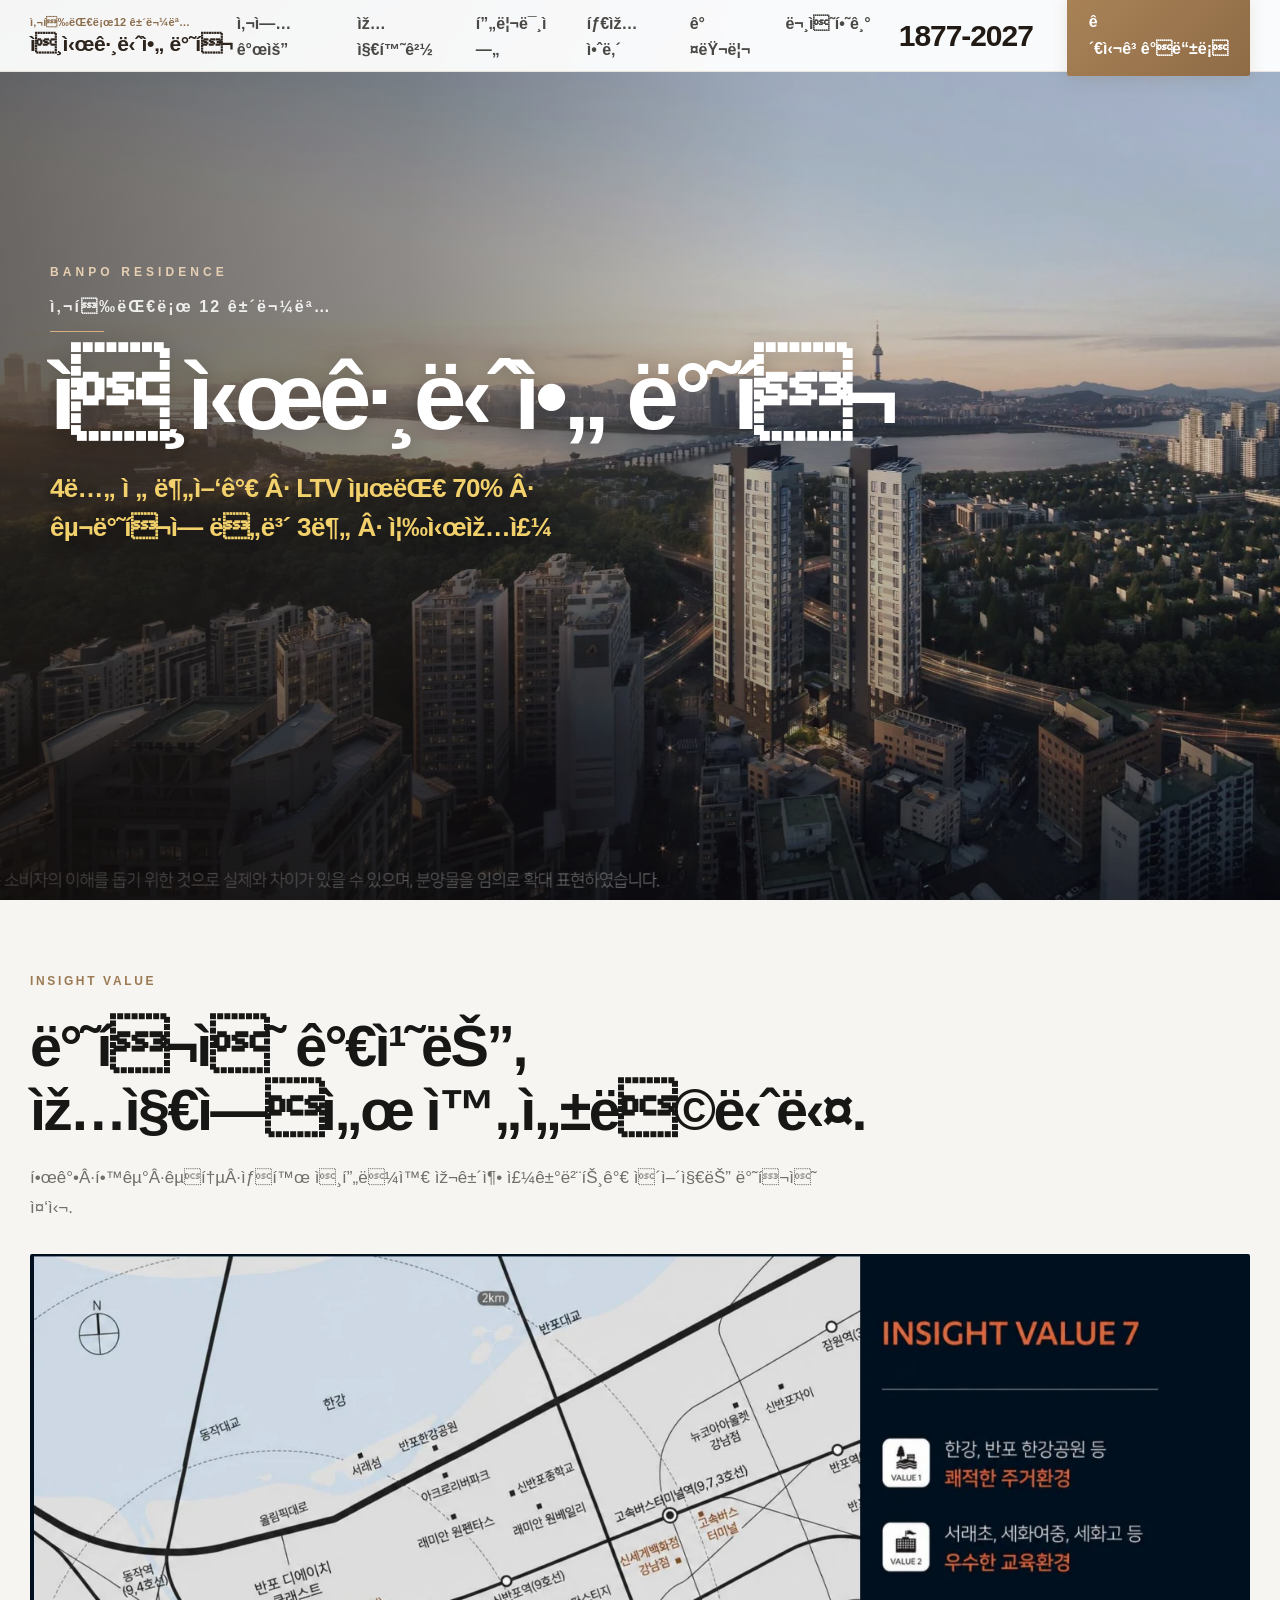
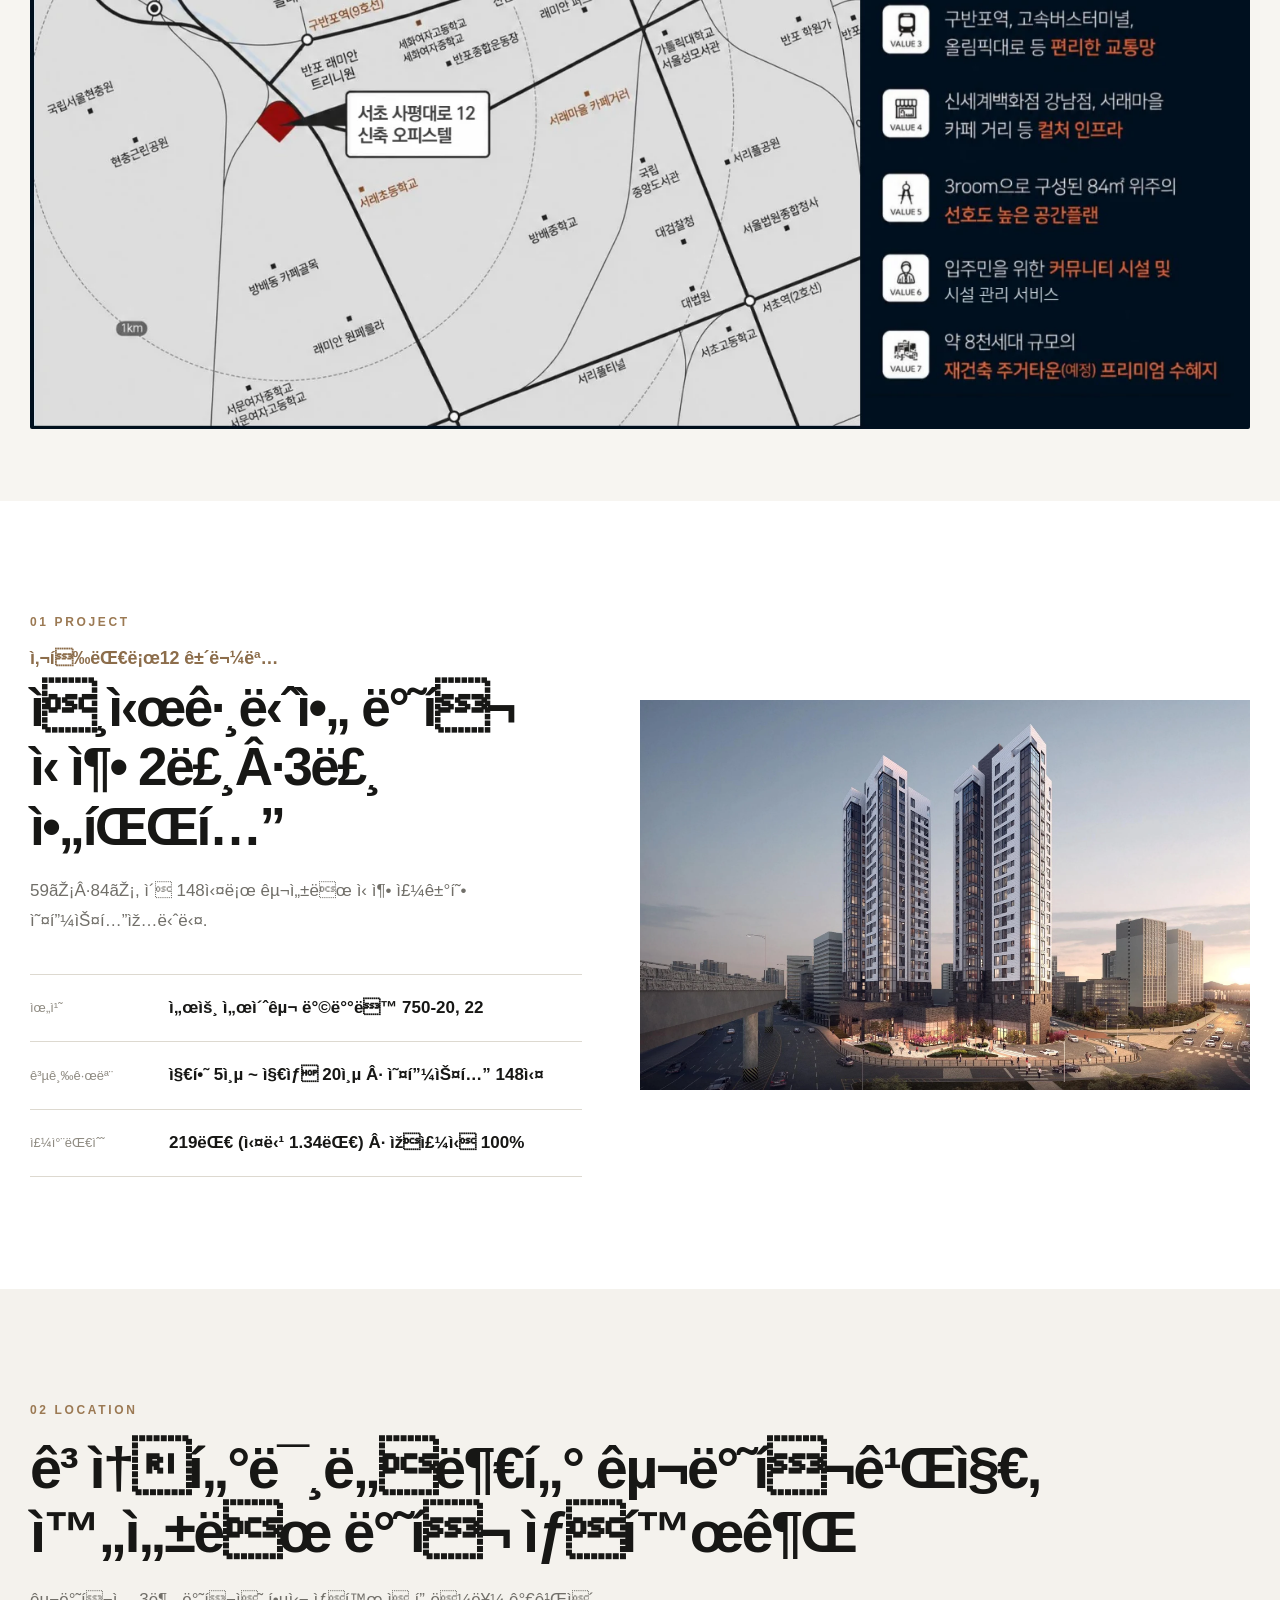
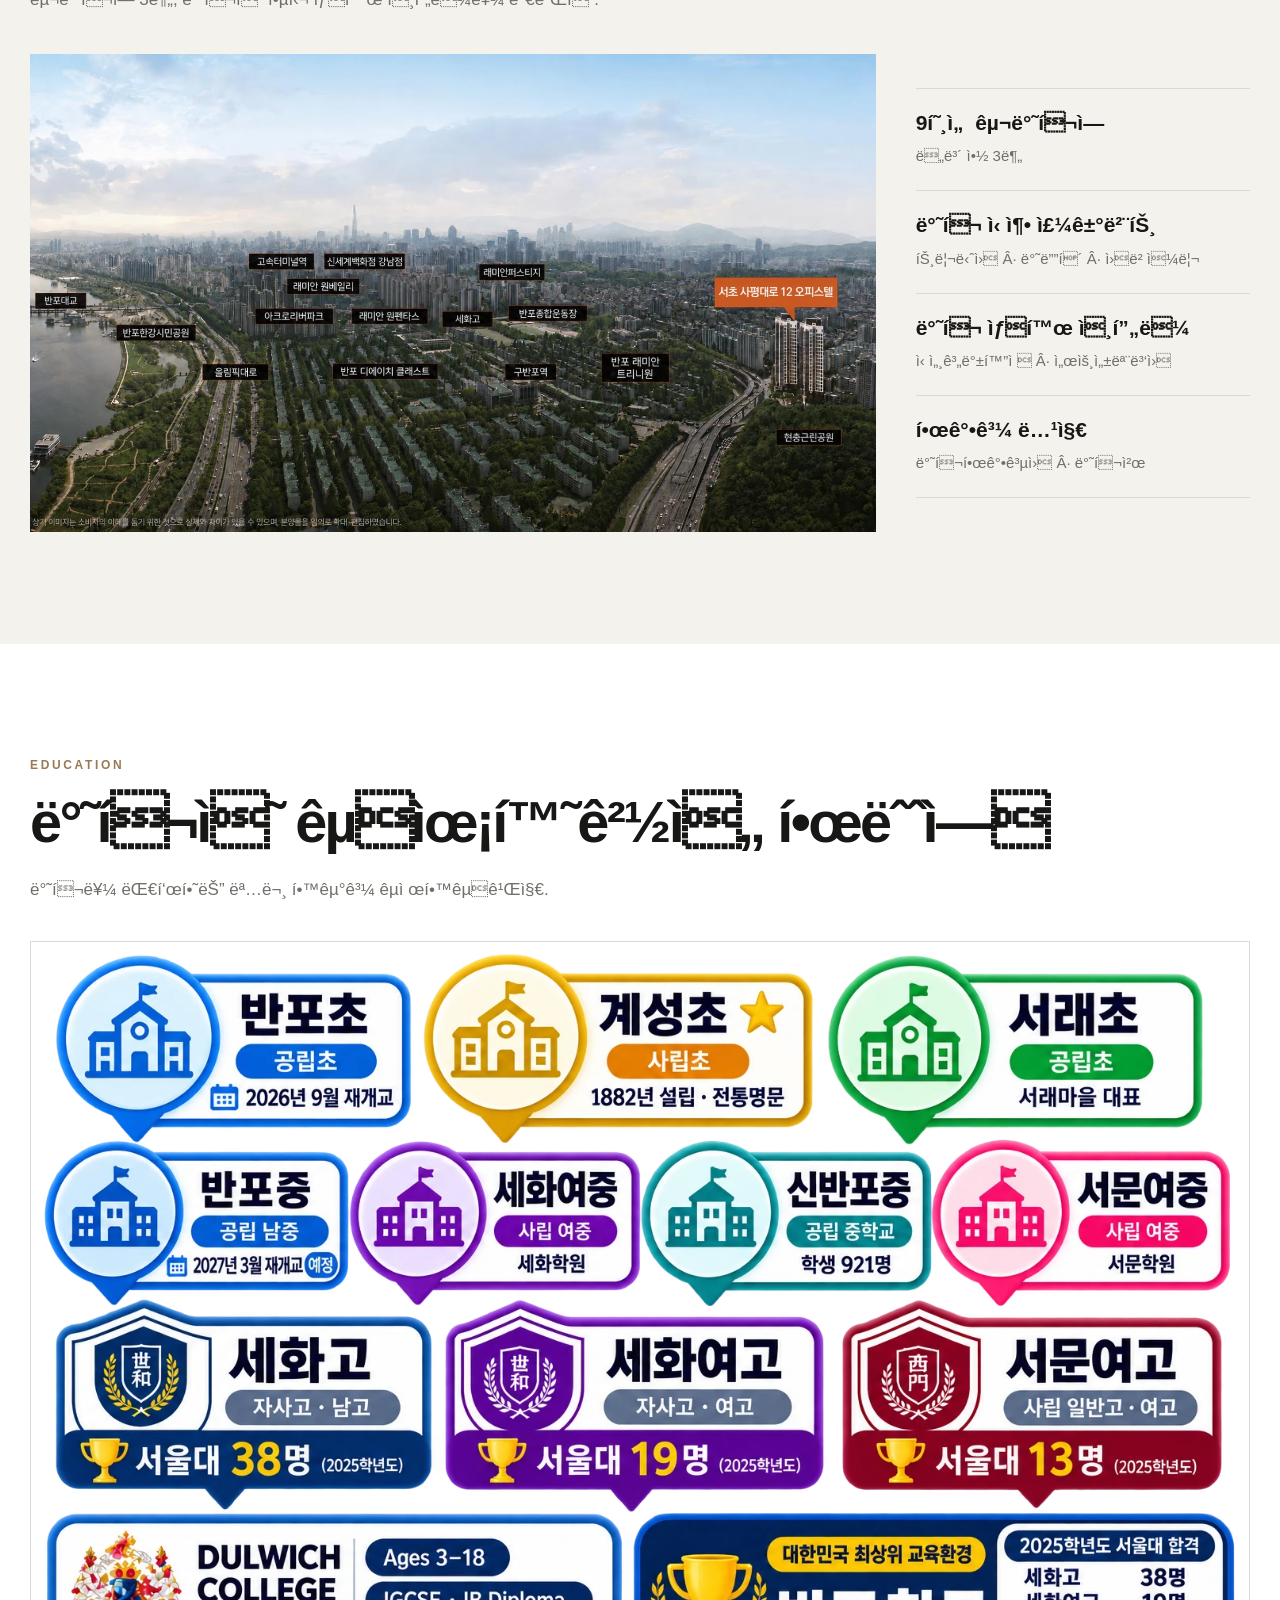
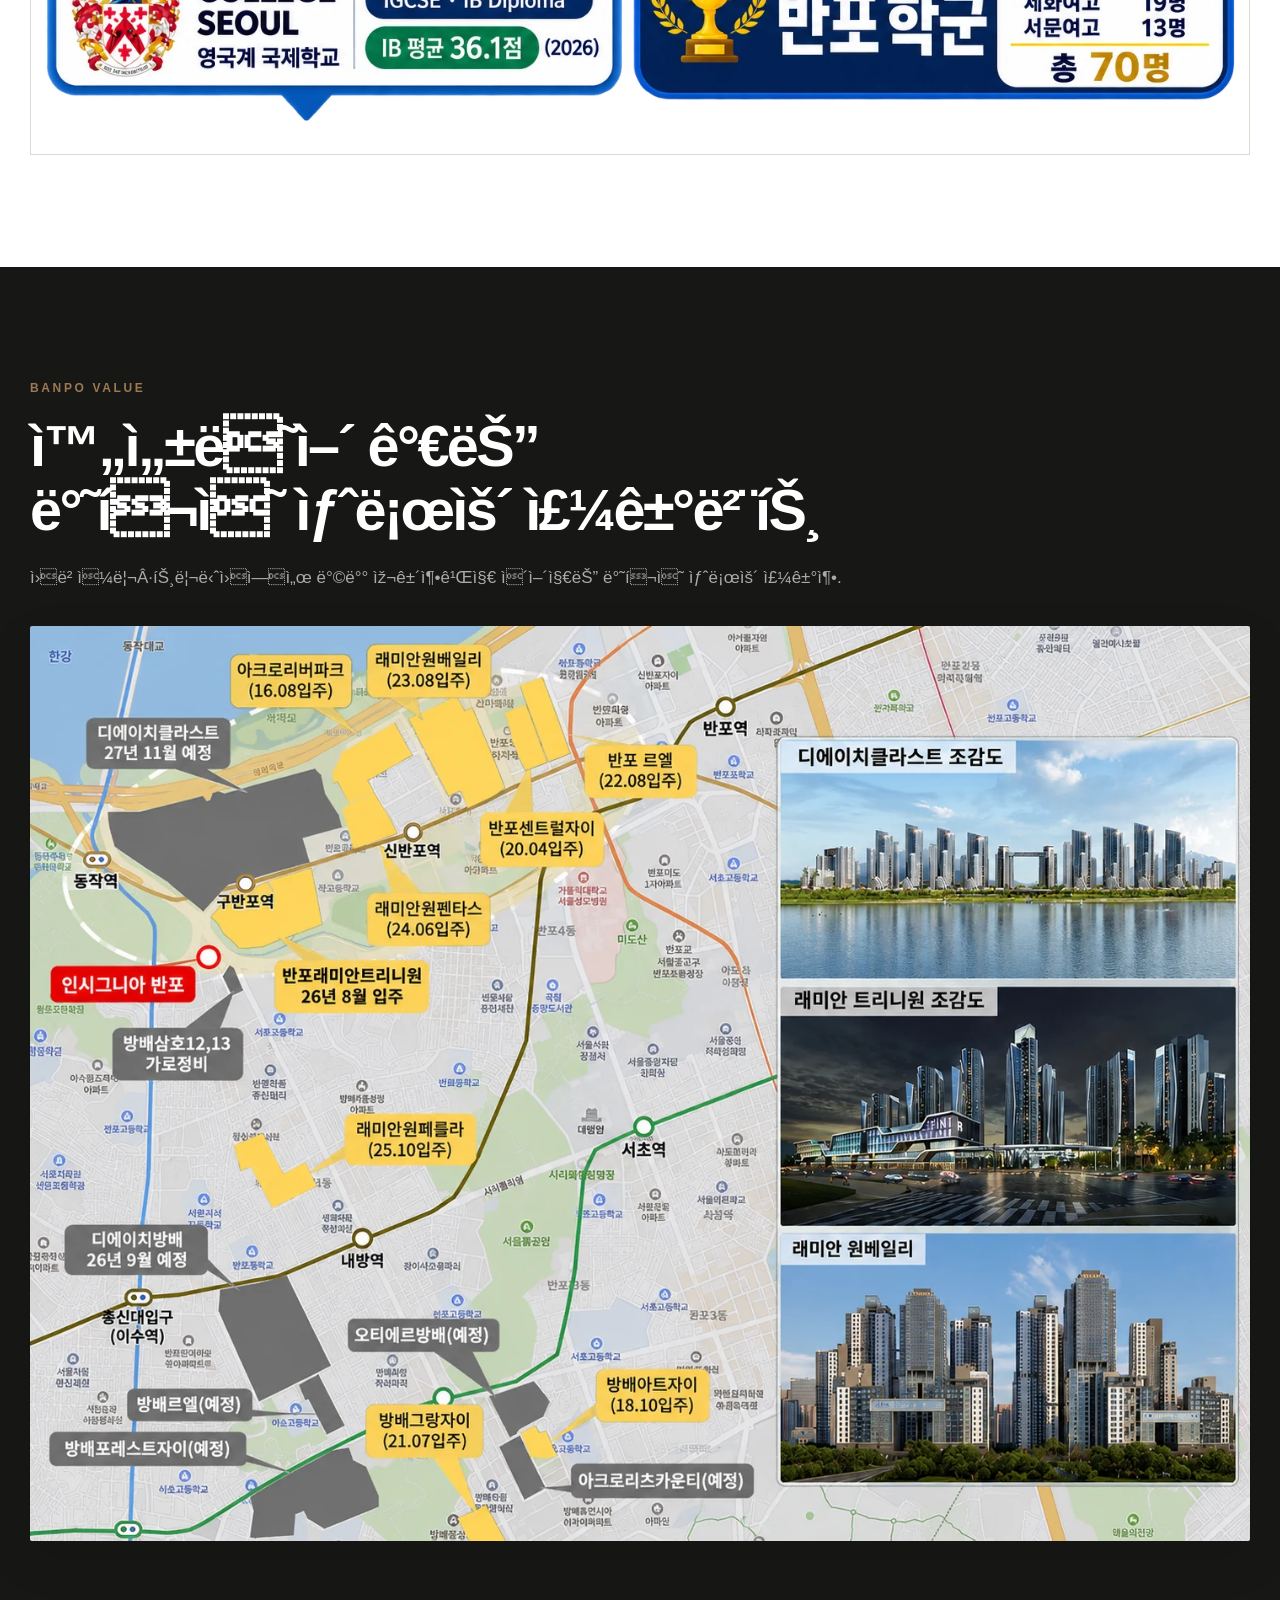
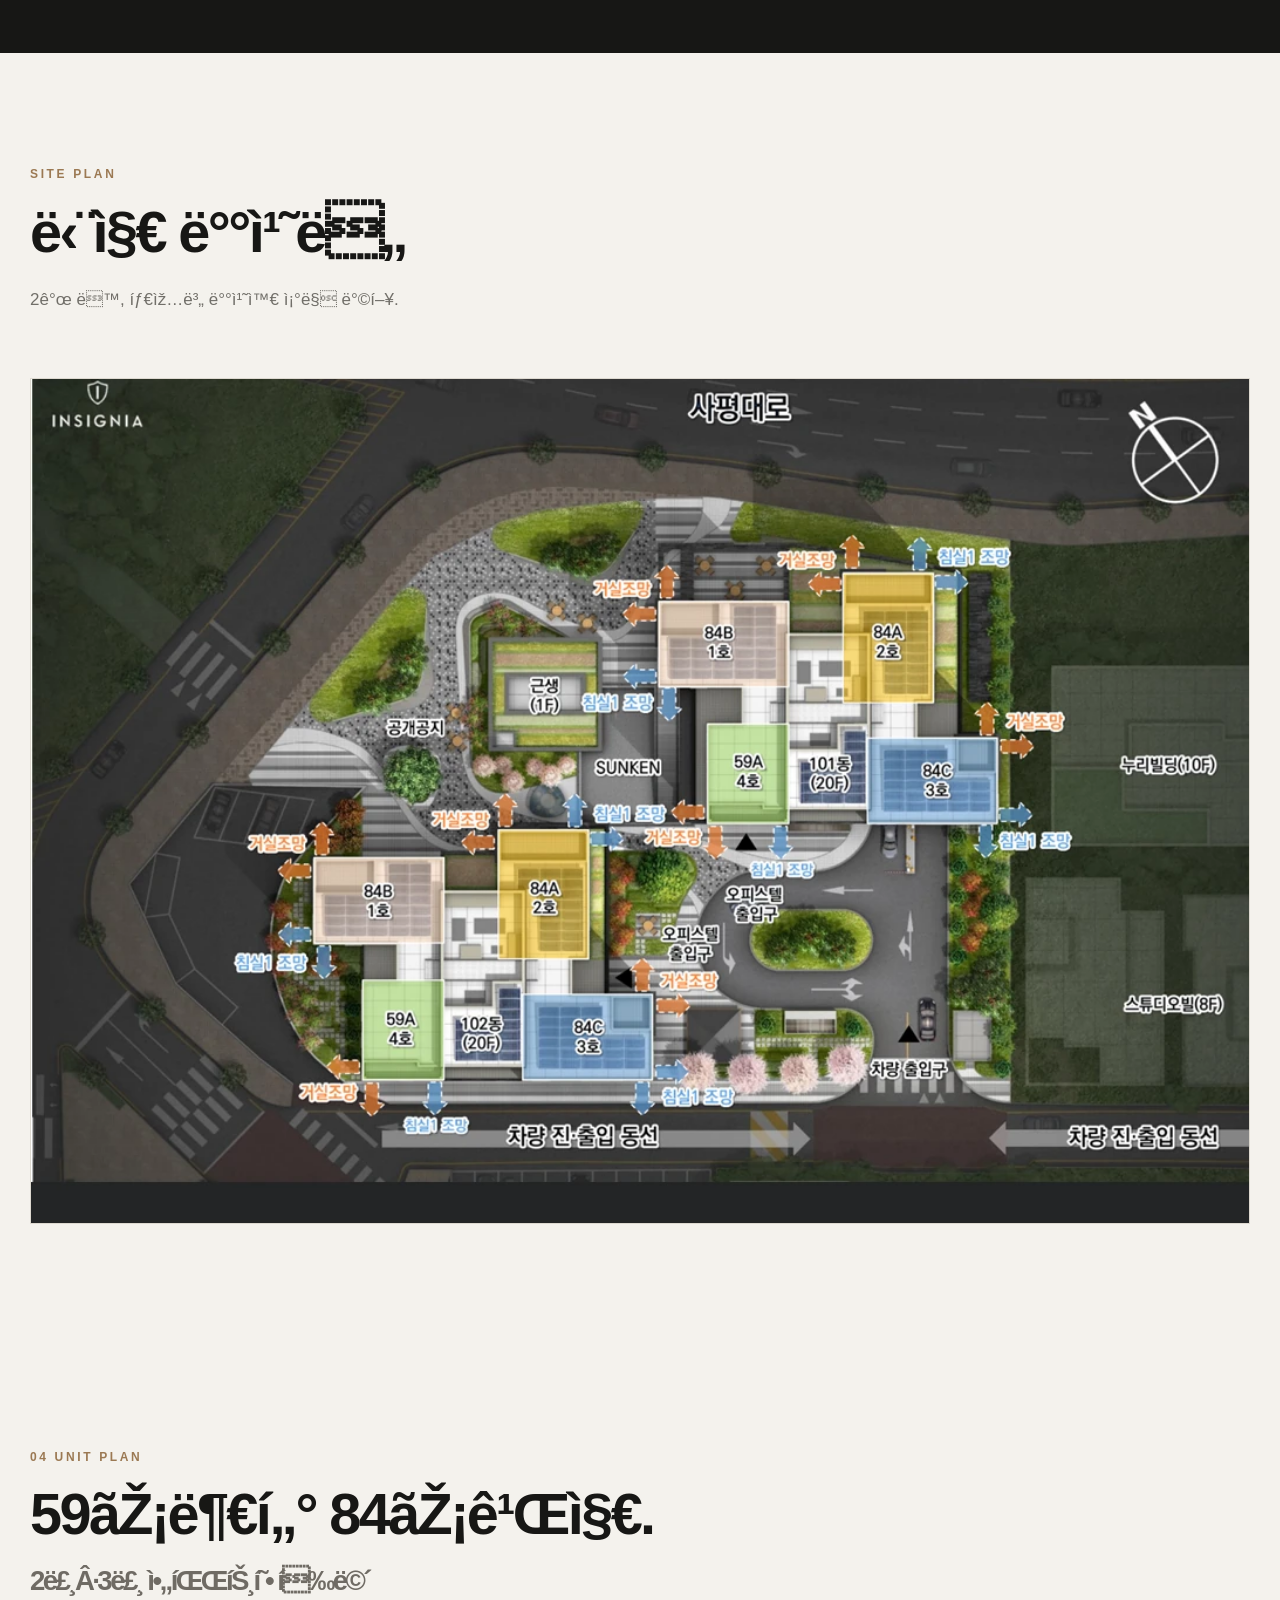
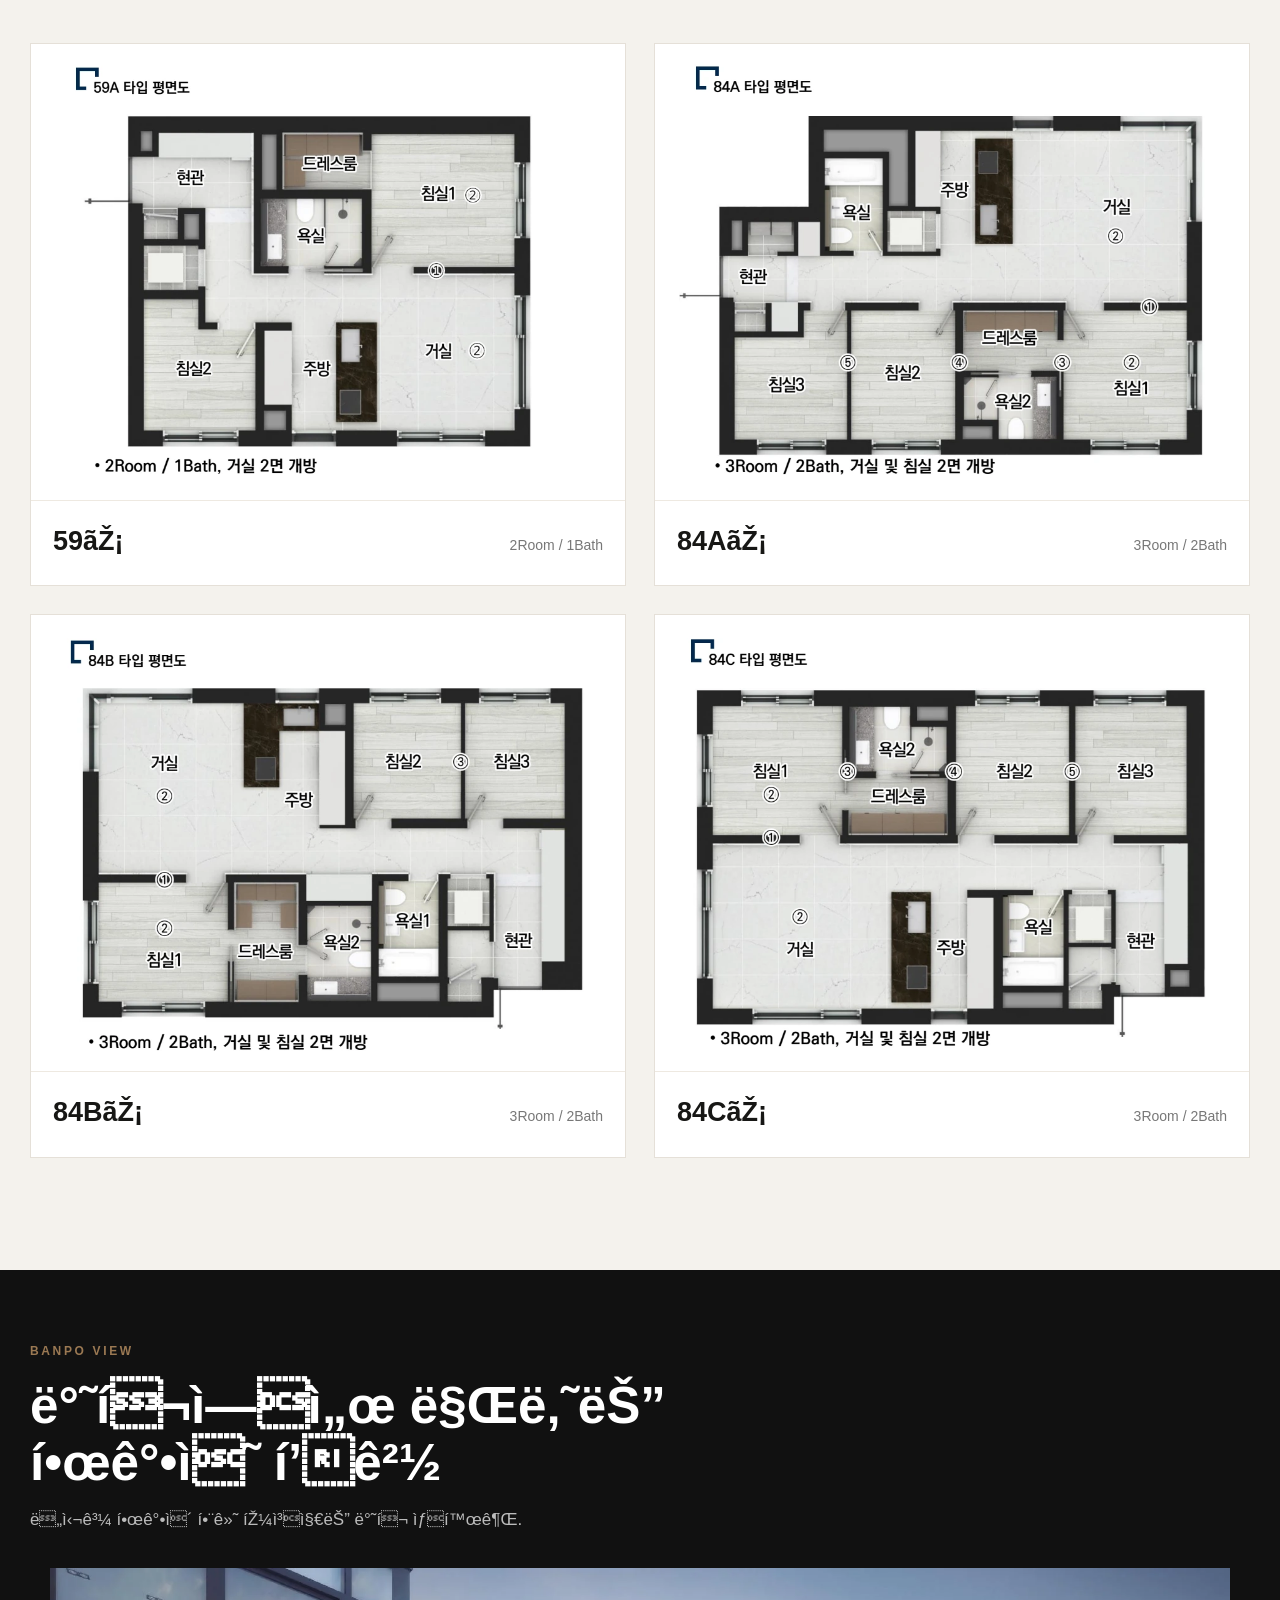
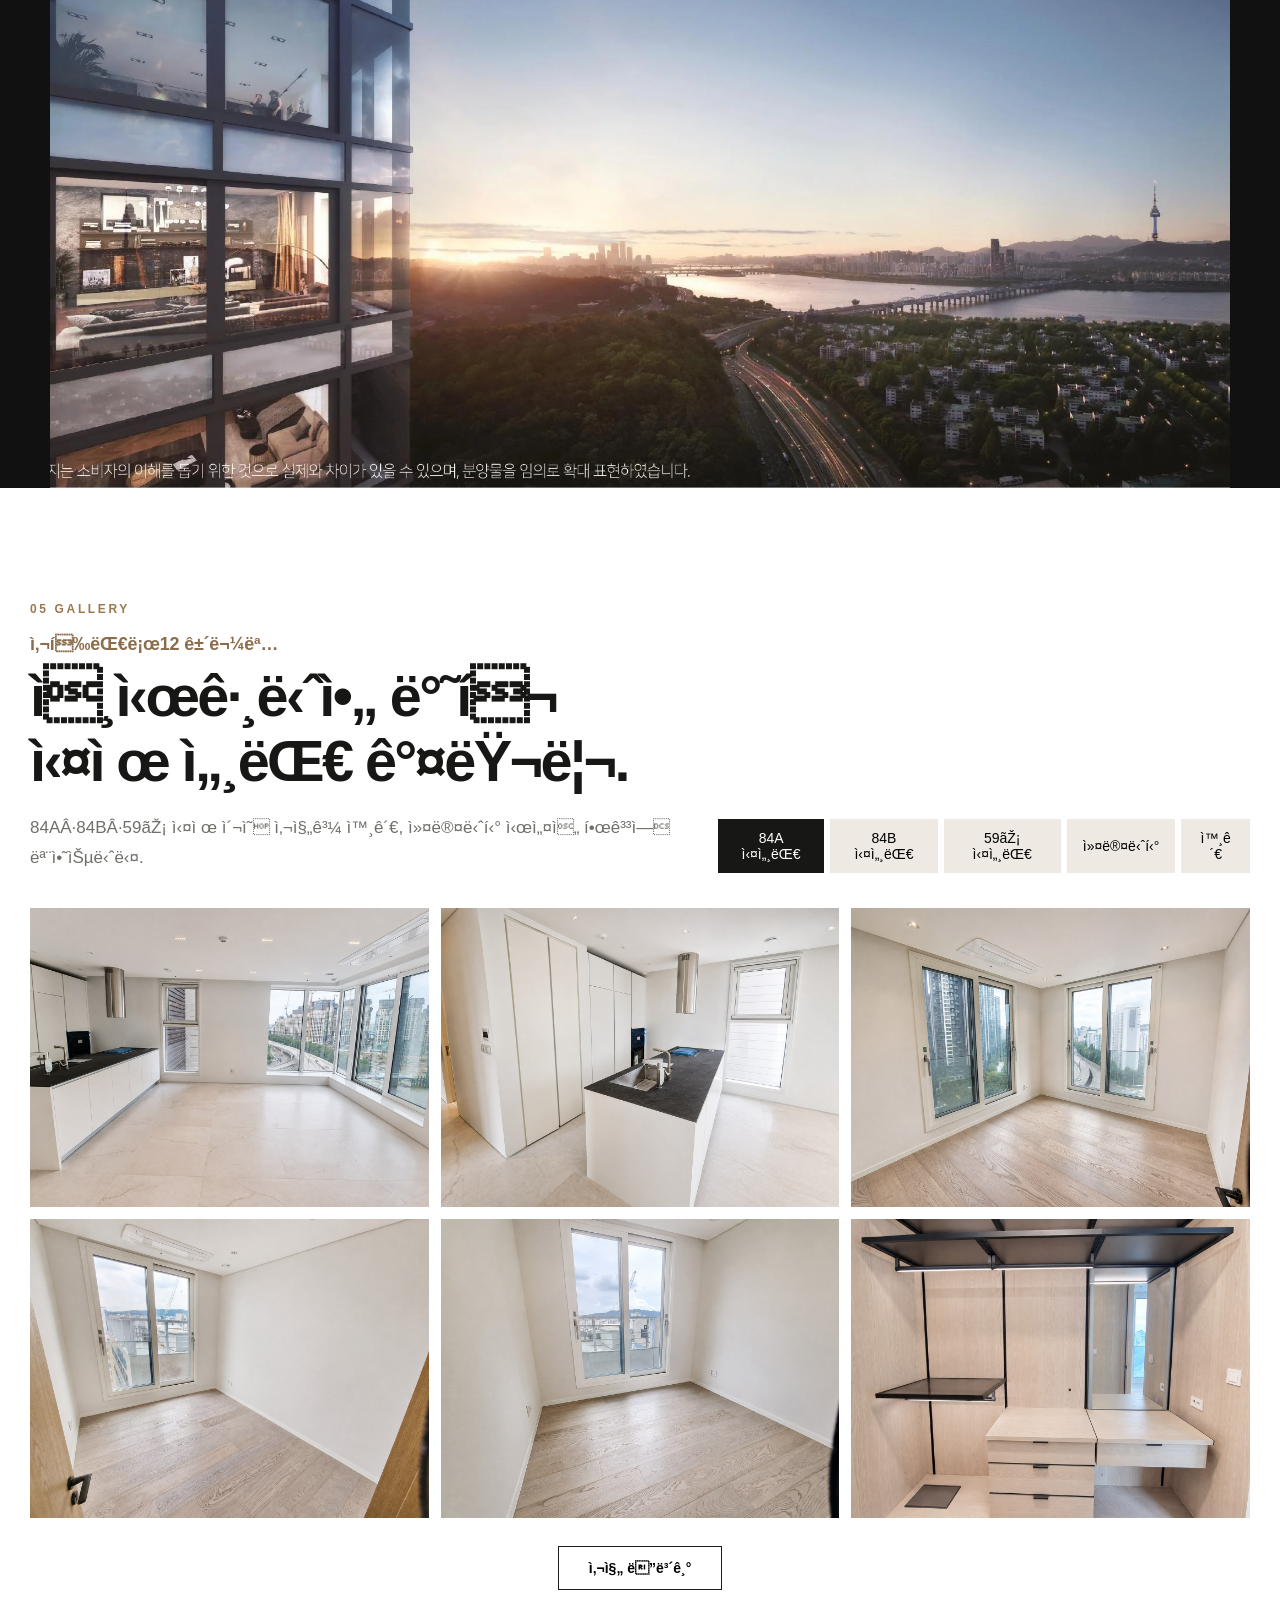
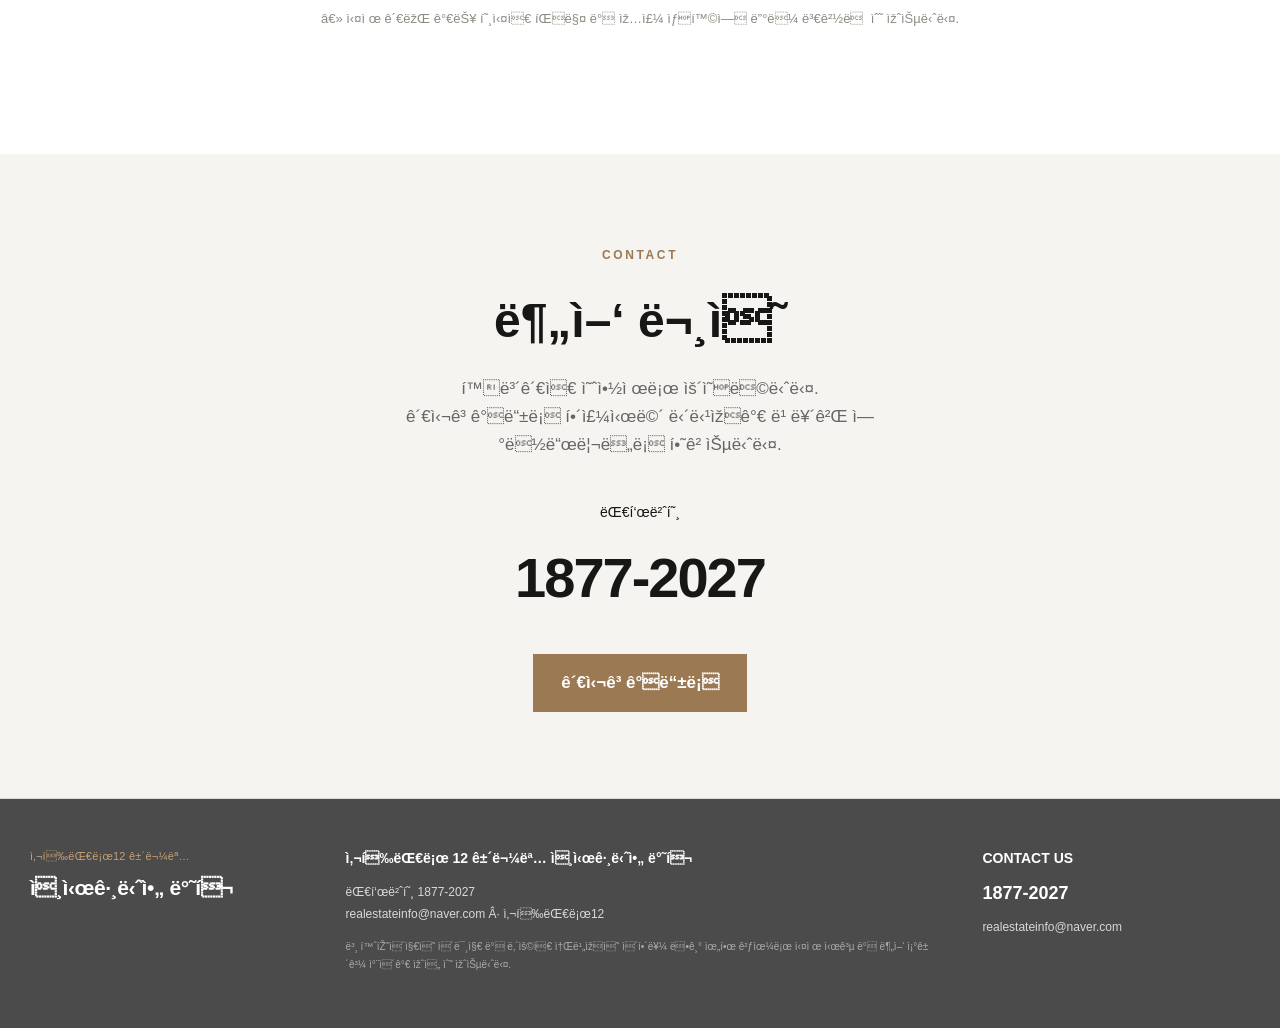
<file: index.html>
<!DOCTYPE html>
<html lang="ko"><head>
<!-- NAVER WCS COMMON SCRIPT -->
<script type="text/javascript" src="//wcs.naver.net/wcslog.js"></script>
<script type="text/javascript">
if (!wcs_add) var wcs_add={};
wcs_add["wa"] = "s_23a205432101";
if (!_nasa) var _nasa={};
if(window.wcs){
wcs.inflow();
wcs_do();
}
</script>
<!-- END NAVER WCS COMMON SCRIPT -->
<!-- Meta Pixel Code -->
<script>
!function(f,b,e,v,n,t,s)
{if(f.fbq)return;n=f.fbq=function(){n.callMethod?
n.callMethod.apply(n,arguments):n.queue.push(arguments)};
if(!f._fbq)f._fbq=n;n.push=n;n.loaded=!0;n.version='2.0';
n.queue=[];t=b.createElement(e);t.async=!0;
t.src=v;s=b.getElementsByTagName(e)[0];
s.parentNode.insertBefore(t,s)}(window, document,'script',
'https://connect.facebook.net/en_US/fbevents.js');
fbq('init', '1064935082589722');
fbq('track', 'PageView');
</script>
<noscript><img height="1" src="https://www.facebook.com/tr?id=1064935082589722&amp;ev=PageView&amp;noscript=1" style="display:none" width="1"/></noscript>
<!-- End Meta Pixel Code -->
<!-- Google tag (gtag.js) -->
<script async="" src="https://www.googletagmanager.com/gtag/js?id=G-LPCTFV9FSM"></script>
<script>
window.dataLayer = window.dataLayer || [];
function gtag(){dataLayer.push(arguments);}
gtag('js', new Date());
gtag('config', 'G-LPCTFV9FSM');
</script>
<meta charset="utf-8"/><meta content="width=device-width,initial-scale=1" name="viewport"/>
<title>인시그니아 반포 | 신축 2룸·3룸 오피스텔</title>
<meta content="구반포역 도보 3분 · 래미안 트리니원 맞은편 · 59㎡·84㎡ · 4년 전 분양가 · LTV 최대 70%" name="description"/>
<meta content="index,follow,max-image-preview:large" name="robots"/>
<link href="/favicon.svg" rel="icon" type="image/svg+xml"/>
<link href="/favicon.svg" rel="shortcut icon" type="image/svg+xml"/>
<style>:root{--point:#9b7953;--ink:#171715;--muted:#716f69;--line:#ddd9d0;--paper:#fff;--warm:#f4f2ed;--max:1220px}
*{box-sizing:border-box}html{scroll-behavior:smooth}body{margin:0;font-family:Arial,"Noto Sans KR",sans-serif;color:var(--ink);background:#fff;line-height:1.65}a{text-decoration:none;color:inherit}img{display:block;width:100%}.wrap{width:min(var(--max),calc(100% - 44px));margin:auto}.section{padding:112px 0}.alt{background:var(--warm)}.eyebrow{font-size:11px;letter-spacing:.22em;font-weight:800;color:var(--point);margin-bottom:15px}.title{font-size:clamp(32px,4.5vw,58px);line-height:1.12;letter-spacing:-.045em;margin:0 0 20px}.lead{max-width:720px;color:var(--muted);font-size:16px;margin:0}
header{position:fixed;top:0;left:0;right:0;height:72px;z-index:50;background:rgba(255,255,255,.9);backdrop-filter:blur(12px);border-bottom:1px solid rgba(0,0,0,.055)}.nav{height:100%;display:flex;align-items:center;gap:28px}.logo{font-size:15px;font-weight:900;letter-spacing:.13em;white-space:nowrap}.menu{margin-left:auto;display:flex;gap:25px;font-size:13px;color:#494844}.nav-cta{margin-left:6px;border:1px solid #1c1c1b;padding:10px 16px;font-size:12px}
.hero{height:max(720px,100vh);position:relative;color:#fff;display:flex;align-items:flex-end;background:#333;overflow:hidden}.hero-bg{position:absolute;inset:0;width:100%;height:100%;object-fit:cover}.hero:after{content:"";position:absolute;inset:0;background:linear-gradient(180deg,rgba(0,0,0,.12),rgba(0,0,0,.62))}.hero-content{position:relative;z-index:2;padding-bottom:92px}.hero-brand{font-size:12px;letter-spacing:.25em;margin-bottom:18px}.hero h1{white-space:pre-line;font-size:clamp(50px,7.7vw,104px);line-height:.94;letter-spacing:-.055em;margin:0 0 28px}.hero p{max-width:840px;font-size:clamp(17px,2vw,24px);color:rgba(255,255,255,.9);margin:0}.hero-buttons{display:flex;gap:10px;margin-top:32px}.btn{display:inline-flex;justify-content:center;align-items:center;min-height:48px;padding:0 22px;font-size:13px}.btn-white{background:#fff;color:#111}.btn-line{border:1px solid rgba(255,255,255,.65);color:#fff}
.project-grid{display:grid;grid-template-columns:.78fr 1.22fr;gap:70px;align-items:start}.facts{margin-top:38px;border-top:1px solid var(--line);display:grid;grid-template-columns:1fr 1fr}.fact{padding:18px 0;border-bottom:1px solid var(--line)}.fact:nth-child(odd){padding-right:24px}.fact small{display:block;color:#929088;font-size:11px;margin-bottom:4px}.fact b{font-size:15px}.project-photo{height:670px;object-fit:cover}
.location-grid{display:grid;grid-template-columns:1.35fr .65fr;gap:38px;margin-top:40px}.location-img{height:570px;object-fit:cover}.location-list{border-top:1px solid var(--line)}.loc{padding:22px 0;border-bottom:1px solid var(--line)}.loc b{display:block;font-size:18px;margin-bottom:5px}.loc span{font-size:13px;color:var(--muted)}
.premium-grid{display:grid;grid-template-columns:repeat(3,1fr);gap:18px;margin-top:42px}.premium{background:#fff;border:1px solid #ece9e3}.premium img{aspect-ratio:4/3;object-fit:cover}.premium-copy{padding:22px}.premium-num{color:var(--point);font-size:10px;letter-spacing:.18em;font-weight:800}.premium h3{margin:5px 0 8px;font-size:20px}.premium p{margin:0;color:var(--muted);font-size:13px}
.unit-head{display:flex;align-items:end;justify-content:space-between;gap:30px}.tabs{display:flex;gap:7px;flex-wrap:wrap}.tab{border:1px solid var(--line);background:#fff;padding:10px 17px;cursor:pointer}.tab.active{background:#171715;color:#fff;border-color:#171715}.unit-panel{display:grid;grid-template-columns:1.2fr .8fr;gap:55px;align-items:center;margin-top:34px}.floor-box{background:#fff;border:1px solid var(--line);padding:40px;min-height:550px;display:grid;place-items:center}.floor-box img{max-height:500px;object-fit:contain}.unit-text h3{font-size:55px;line-height:1;margin:0 0 12px}.unit-text strong{display:block;color:var(--point);font-size:14px;letter-spacing:.08em;margin-bottom:20px}.unit-text p{color:var(--muted)}
.gallery-head{display:flex;align-items:end;justify-content:space-between;gap:25px}.gallery-tabs{display:flex;gap:6px}.gallery-tabs button{border:0;background:#eeeae3;padding:9px 14px;cursor:pointer}.gallery-tabs .active{background:#171715;color:#fff}.gallery-grid{display:grid;grid-template-columns:2fr 1fr 1fr;gap:12px;margin-top:35px}.gallery-grid img{height:245px;object-fit:cover}.gallery-grid img:first-child{grid-row:span 2;height:502px}
.value{background:#171715;color:#fff}.value-grid{display:grid;grid-template-columns:.9fr 1.1fr;gap:60px;align-items:center}.value .lead{color:#aaa}.value-image{height:580px;object-fit:cover}.value-cards{display:grid;grid-template-columns:1fr 1fr;gap:1px;background:#393936;margin-top:35px}.value-card{background:#171715;padding:23px}.value-card b{font-size:18px}.value-card span{display:block;color:#969690;font-size:12px;margin-top:4px}
.contact-grid{display:grid;grid-template-columns:1fr auto;gap:40px;align-items:end}.phone{font-size:clamp(42px,7vw,80px);font-weight:900;letter-spacing:-.055em;margin-top:22px}.contact-actions{display:flex;gap:9px}.btn-dark{background:#171715;color:#fff}.btn-outline{border:1px solid #171715}footer{border-top:1px solid var(--line);padding:25px 0 95px;color:#888;font-size:11px}
.mobile-bar{display:none}.fade{opacity:0;transform:translateY(15px);transition:opacity .55s ease,transform .55s ease}.fade.show{opacity:1;transform:none}
@media(max-width:900px){.menu{display:none}.section{padding:80px 0}.project-grid,.location-grid,.unit-panel,.value-grid,.contact-grid{grid-template-columns:1fr}.project-photo{height:500px}.premium-grid{grid-template-columns:1fr 1fr}.gallery-grid{grid-template-columns:1fr 1fr}.gallery-grid img:first-child{grid-row:auto;grid-column:1/-1;height:360px}.gallery-grid img{height:230px}.unit-head,.gallery-head{align-items:flex-start;flex-direction:column}.value-image{height:420px}.mobile-bar{position:fixed;left:0;right:0;bottom:0;z-index:70;display:grid;grid-template-columns:1fr 1fr;box-shadow:0 -4px 18px rgba(0,0,0,.13)}.mobile-bar a{padding:15px;text-align:center;font-weight:800;font-size:14px}.mobile-bar a:first-child{background:#fff}.mobile-bar a:last-child{background:#171715;color:#fff}}
@media(max-width:620px){.wrap{width:calc(100% - 28px)}header{height:63px}.nav-cta{display:none}.hero{height:760px}.hero-content{padding-bottom:75px}.hero h1{font-size:52px}.hero p{font-size:16px}.facts{grid-template-columns:1fr}.fact:nth-child(odd){padding-right:0}.project-photo,.location-img{height:390px}.premium-grid{grid-template-columns:1fr}.floor-box{min-height:390px;padding:20px}.unit-text h3{font-size:45px}.gallery-grid{grid-template-columns:1fr}.gallery-grid img,.gallery-grid img:first-child{height:250px;grid-column:auto}.value-cards{grid-template-columns:1fr}.value-image{height:350px}.contact-actions{flex-direction:column}.phone{font-size:46px}}

.header-phone{margin-left:auto;font-size:20px;font-weight:900;letter-spacing:-.03em;white-space:nowrap}
.menu{margin-left:0}
.premium{overflow:hidden}
.premium img{transition:transform .35s ease}
.premium:hover img{transform:scale(1.018)}
.contact-actions .btn-dark{min-width:190px}
@media(max-width:900px){.header-phone{display:none}}


/* ===== v2.2 HERO REFINEMENT ===== */
header{
  background:rgba(255,255,255,.94);
  border-bottom:1px solid rgba(157,121,83,.16);
}
.logo{
  display:flex;flex-direction:column;align-items:flex-start;line-height:1;
  min-width:118px;
}
.logo-main{
  font-family:Georgia,"Times New Roman",serif;
  font-size:20px;font-weight:500;letter-spacing:.16em;color:#2c241d;
}
.logo-sub{
  margin-top:4px;font-size:8px;letter-spacing:.46em;color:#8c6d4b;
}
.menu a{position:relative;padding:26px 0 23px}
.menu a:after{
  content:"";position:absolute;left:0;right:100%;bottom:18px;height:1px;
  background:var(--point);transition:.25s ease;
}
.menu a:hover:after{right:0}
.header-phone{
  color:#2b2118;font-family:Georgia,"Times New Roman",serif;
  font-size:21px;
}
.nav-cta{
  border:0;background:linear-gradient(135deg,#a98257,#8e6b46);
  color:#fff;border-radius:2px;padding:11px 18px;font-weight:700;
  box-shadow:0 5px 16px rgba(121,87,48,.13)
}

.hero{
  background:#9b8a78;
}
.hero-bg{
  filter:brightness(1.08) saturate(.92) contrast(.96);
  transform:scale(1.005);
}
.hero:before{
  content:"";position:absolute;inset:0;z-index:1;
  background:
    linear-gradient(90deg,rgba(24,17,12,.52) 0%,rgba(24,17,12,.32) 31%,rgba(24,17,12,.08) 62%,rgba(24,17,12,.06) 100%);
}
.hero:after{
  background:
    linear-gradient(180deg,rgba(0,0,0,.05) 0%,rgba(0,0,0,.10) 40%,rgba(0,0,0,.34) 100%);
}
.hero-content{
  padding-bottom:54px;
  max-width:1180px;
}
.hero-kicker{
  font-size:10px;letter-spacing:.36em;color:#e6cfb2;font-weight:700;
  margin-bottom:12px;
}
.hero-brand{
  font-size:13px;letter-spacing:.13em;color:rgba(255,255,255,.88);margin-bottom:13px
}
.hero-line{
  width:54px;height:1px;background:#d7b083;margin:0 0 20px
}
.hero h1{
  font-family:Georgia,"Times New Roman","Noto Serif KR",serif;
  font-size:clamp(58px,7.4vw,106px);font-weight:500;
  letter-spacing:-.035em;line-height:.92;margin-bottom:25px;
  text-shadow:0 3px 20px rgba(0,0,0,.22)
}
.hero p{
  max-width:760px;font-size:clamp(16px,1.8vw,22px);
  color:rgba(255,255,255,.92);letter-spacing:-.01em
}
.hero-buttons{margin-top:26px}
.btn-white{
  background:#fff;color:#2b2118;font-weight:700;
  box-shadow:0 5px 18px rgba(0,0,0,.12)
}
.btn-line{
  background:rgba(255,255,255,.06);
  backdrop-filter:blur(5px);
}
.hero-meta{
  margin-top:44px;
  display:grid;grid-template-columns:repeat(4,1fr);
  max-width:900px;
  border-top:1px solid rgba(255,255,255,.38);
  border-bottom:1px solid rgba(255,255,255,.23);
  background:linear-gradient(90deg,rgba(255,255,255,.05),rgba(255,255,255,.015));
  backdrop-filter:blur(4px)
}
.hero-meta div{
  min-height:88px;padding:16px 18px 15px;
  border-right:1px solid rgba(255,255,255,.22);
  display:flex;flex-direction:column;justify-content:center
}
.hero-meta div:last-child{border-right:0}
.hero-meta span{
  font-size:9px;letter-spacing:.16em;color:#d6b488;margin-bottom:4px
}
.hero-meta b{
  font-size:14px;color:#fff;line-height:1.3
}
.hero-meta small{
  margin-top:3px;font-size:11px;color:rgba(255,255,255,.72)
}
@media(max-width:900px){
  .hero-content{padding-bottom:36px}
  .hero-meta{grid-template-columns:1fr 1fr;max-width:100%}
  .hero-meta div:nth-child(2){border-right:0}
  .hero-meta div:nth-child(-n+2){border-bottom:1px solid rgba(255,255,255,.2)}
}
@media(max-width:620px){
  .hero{height:820px}
  .hero-bg{filter:brightness(.96) saturate(.9)}
  .hero:before{
    background:linear-gradient(180deg,rgba(24,17,12,.12) 0%,rgba(24,17,12,.30) 50%,rgba(24,17,12,.60) 100%);
  }
  .hero-content{padding-bottom:30px}
  .hero h1{font-size:56px;line-height:.96}
  .hero-brand{font-size:11px}
  .hero-kicker{font-size:9px}
  .hero-meta{margin-top:30px}
  .hero-meta div{min-height:72px;padding:11px 12px}
  .hero-meta b{font-size:12px}
  .hero-meta small{font-size:10px}
}


/* ===== v2.3 TYPOGRAPHY / CONTENT / LIGHTBOX ===== */
body{
  font-family:Arial,"Noto Sans KR","Apple SD Gothic Neo","Malgun Gothic",sans-serif;
  font-size:17px;
}
.menu{font-size:15px;gap:30px}
.nav-cta{font-size:14px}
.header-phone{font-family:Arial,"Noto Sans KR","Malgun Gothic",sans-serif;font-size:22px}
.hero h1{
  font-family:Arial,"Noto Sans KR","Apple SD Gothic Neo","Malgun Gothic",sans-serif;
  font-weight:800;
  letter-spacing:-.055em;
}
.hero p{font-size:clamp(18px,1.9vw,23px)}
.hero-brand{font-size:14px}
.hero-meta b{font-size:16px}
.hero-meta small{font-size:12px}

.eyebrow{font-size:12px}
.title{font-size:clamp(38px,4.5vw,60px)}
.lead{font-size:18px;line-height:1.75;max-width:800px}
.fact small{font-size:13px}
.fact b{font-size:17px}
.loc b{font-size:21px}
.loc span{font-size:15px}

.project-grid{grid-template-columns:.82fr 1.18fr;align-items:center}
.project-photo{
  width:100%;height:auto;object-fit:contain;
  max-height:none;background:#f7f5f1;
}
.premium-grid{gap:20px}
.premium{
  position:relative;background:#fff;border:1px solid #e6e0d7;
  min-height:235px;display:flex;align-items:stretch;
}
.premium.text-only{border-top:3px solid var(--point)}
.premium-copy{padding:30px 28px 28px}
.premium-index{
  position:absolute;right:24px;top:20px;
  font-size:34px;font-weight:800;letter-spacing:-.05em;color:#ece6de
}
.premium-num{font-size:11px}
.premium h3{font-size:23px;margin-top:10px}
.premium p{font-size:16px;line-height:1.75;max-width:90%}
.premium.has-image{display:block}
.premium.has-image img{aspect-ratio:4/3;object-fit:cover}

.tab{font-size:15px}
.unit-text h3{font-size:60px}
.unit-text strong{font-size:16px}
.unit-text p{font-size:17px;line-height:1.8}

.gallery-tabs button{font-size:14px;padding:11px 16px}
.gallery-grid img{cursor:zoom-in}
.gallery-more-wrap{text-align:center;margin-top:28px}
.gallery-more{
  border:1px solid #1c1c1b;background:#fff;padding:13px 30px;
  font-size:14px;font-weight:700;cursor:pointer
}
.gallery-more:hover{background:#171715;color:#fff}
.gallery-more[hidden]{display:none}
.gallery-note{margin-top:18px;text-align:center;color:#8d8a82;font-size:13px}

.value-card b{font-size:20px}
.value-card span{font-size:14px}
.phone{font-size:clamp(48px,7vw,84px)}

.zoomable{cursor:zoom-in}

/* image lightbox */
.lightbox{
  position:fixed;inset:0;z-index:9999;display:none;
  align-items:center;justify-content:center;
  background:rgba(0,0,0,.91);padding:34px 74px;
}
.lightbox.open{display:flex}
.lightbox-image{
  max-width:94vw;max-height:90vh;width:auto;height:auto;object-fit:contain;
  box-shadow:0 14px 50px rgba(0,0,0,.45)
}
.lightbox-close,.lightbox-prev,.lightbox-next{
  position:fixed;border:0;background:rgba(255,255,255,.12);color:#fff;
  cursor:pointer;display:grid;place-items:center;backdrop-filter:blur(5px)
}
.lightbox-close{right:24px;top:20px;width:46px;height:46px;font-size:27px}
.lightbox-prev,.lightbox-next{top:50%;transform:translateY(-50%);width:50px;height:68px;font-size:32px}
.lightbox-prev{left:18px}.lightbox-next{right:18px}
.lightbox-caption{
  position:fixed;left:50%;bottom:18px;transform:translateX(-50%);
  color:rgba(255,255,255,.82);font-size:14px;text-align:center;max-width:80vw
}

@media(max-width:900px){
  body{font-size:16px}
  .lead{font-size:17px}
  .premium-grid{grid-template-columns:1fr 1fr}
  .premium{min-height:210px}
  .project-photo{height:auto}
  .lightbox{padding:64px 16px 56px}
  .lightbox-prev,.lightbox-next{width:42px;height:58px}
}
@media(max-width:620px){
  .title{font-size:38px}
  .hero h1{font-size:54px}
  .hero p{font-size:17px}
  .premium-grid{grid-template-columns:1fr}
  .premium{min-height:0}
  .premium-copy{padding:26px 23px}
  .premium p{max-width:100%}
  .gallery-tabs{gap:5px;flex-wrap:wrap}
  .gallery-tabs button{font-size:12px}
  .lightbox-prev{left:5px}.lightbox-next{right:5px}
}


/* ===== v2.4 DESKTOP HEADER + MOBILE EXPERIENCE ===== */
.menu{font-size:17px;gap:34px}
.header-phone{font-size:26px;font-weight:900}
.nav-cta{font-size:15px;padding:12px 20px}
.hero-meta{margin-top:34px}

@media(max-width:900px){
  header{height:64px}
  .nav{gap:14px}
  .logo-main{font-size:18px}
  .logo-sub{font-size:7px}
  .menu{display:none}
  .header-phone{display:none}
  .nav-cta{margin-left:auto;font-size:12px;padding:10px 13px}

  .section{padding:58px 0}
  .wrap{width:calc(100% - 28px)}

  /* HERO */
  .hero{
    height:auto;
    min-height:650px;
    max-height:none;
    align-items:flex-end;
  }
  .hero-bg{
    object-fit:cover;
    object-position:center 45%;
  }
  .hero-content{
    padding-top:140px;
    padding-bottom:22px;
  }
  .hero-kicker{font-size:9px;margin-bottom:10px}
  .hero-brand{font-size:11px;margin-bottom:10px}
  .hero-line{margin-bottom:16px}
  .hero h1{font-size:49px;line-height:.98;margin-bottom:18px}
  .hero p{font-size:16px;line-height:1.55;max-width:92%}
  .hero-meta{
    grid-template-columns:1fr 1fr;
    margin-top:24px;
  }
  .hero-meta div{
    min-height:66px;padding:10px 12px;
  }
  .hero-meta b{font-size:13px}
  .hero-meta small{font-size:10px}
  .hero-meta span{font-size:8px}

  /* PROJECT */
  .project-grid{
    display:flex;
    flex-direction:column;
    gap:28px;
  }
  .project-grid > div:first-child{order:2}
  .project-photo{
    order:1;
    width:100%;
    height:auto;
    max-height:none;
    object-fit:contain;
    background:#f6f4ef;
  }
  .facts{
    grid-template-columns:1fr 1fr;
    gap:0;
    margin-top:24px;
  }
  .fact{padding:14px 0}
  .fact small{font-size:11px}
  .fact b{font-size:14px}
  .project-grid .title{font-size:34px}
  .project-grid .lead{font-size:15px}

  /* LOCATION */
  .location-grid{display:flex;flex-direction:column;gap:24px;margin-top:28px}
  .location-img{
    width:100%;
    height:auto;
    max-height:none;
    object-fit:contain;
  }
  .location-list{
    display:grid;
    grid-template-columns:1fr 1fr;
    gap:0 18px;
  }
  .loc{padding:14px 0}
  .loc b{font-size:17px}
  .loc span{font-size:13px}

  /* PREMIUM horizontal cards instead of a long vertical stack */
  .premium-grid{
    display:flex;
    gap:14px;
    overflow-x:auto;
    scroll-snap-type:x mandatory;
    padding-bottom:8px;
    margin-right:-14px;
    padding-right:14px;
  }
  .premium-grid::-webkit-scrollbar{display:none}
  .premium{
    flex:0 0 82%;
    min-height:205px;
    scroll-snap-align:start;
  }
  .premium-copy{padding:24px 22px}
  .premium h3{font-size:20px}
  .premium p{font-size:14px;line-height:1.65}
  .premium-index{font-size:28px}

  /* UNIT */
  .unit-head{gap:18px}
  .unit-panel{
    display:flex;
    flex-direction:column;
    gap:22px;
    margin-top:26px;
  }
  .floor-box{
    width:100%;
    min-height:0;
    padding:16px;
  }
  .floor-box img{
    width:100%;
    height:auto;
    max-height:none;
    object-fit:contain;
  }
  .unit-text h3{font-size:42px}
  .unit-text strong{font-size:14px}
  .unit-text p{font-size:15px}
  .tabs{
    display:flex;
    flex-wrap:nowrap;
    overflow-x:auto;
    width:100%;
    padding-bottom:4px;
  }
  .tabs::-webkit-scrollbar{display:none}
  .tab{flex:0 0 auto;font-size:13px;padding:9px 14px}

  /* GALLERY */
  .gallery-head{gap:18px}
  .gallery-tabs{
    display:flex;
    flex-wrap:nowrap;
    overflow-x:auto;
    width:100%;
    padding-bottom:4px;
  }
  .gallery-tabs::-webkit-scrollbar{display:none}
  .gallery-tabs button{flex:0 0 auto}
  .gallery-grid{
    display:grid;
    grid-template-columns:1.35fr .65fr;
    gap:8px;
    margin-top:24px;
  }
  .gallery-grid img{
    width:100%;
    height:145px;
    object-fit:cover;
  }
  .gallery-grid img:first-child{
    grid-row:span 2;
    grid-column:auto;
    height:298px;
  }
  .gallery-grid img:nth-child(n+4){display:none}.gallery-grid.expanded img:nth-child(n+4){display:block}
  .gallery-more-wrap{margin-top:18px}
  .gallery-more{padding:11px 24px;font-size:13px}
  .gallery-note{font-size:11px;line-height:1.5}

  /* VALUE */
  .value-grid{
    display:flex;
    flex-direction:column;
    gap:26px;
  }
  .value-image{
    order:1;
    width:100%;
    height:auto;
    max-height:none;
    object-fit:contain;
  }
  .value-grid > div:first-child{order:2}
  .value-cards{
    grid-template-columns:1fr 1fr;
    margin-top:22px;
  }
  .value-card{padding:16px}
  .value-card b{font-size:16px}
  .value-card span{font-size:12px}
  .value .title{font-size:34px}
  .value .lead{font-size:14px}

  /* CONTACT */
  .contact-grid{
    display:block;
  }
  .contact-actions{display:none}
  .phone{font-size:46px;margin-top:14px}
  #contact .lead{font-size:14px}

  /* MOBILE FIXED CTA */
  .mobile-bar{
    display:grid;
    grid-template-columns:1fr 1fr;
    position:fixed;left:0;right:0;bottom:0;z-index:100;
    box-shadow:0 -4px 18px rgba(0,0,0,.14);
    padding-bottom:env(safe-area-inset-bottom);
    background:#fff;
  }
  .mobile-bar a{
    min-height:54px;
    display:flex;
    align-items:center;
    justify-content:center;
    font-size:15px;
    font-weight:800;
  }
  .mobile-bar a:first-child{
    background:#fff;color:#171715;
    border-top:1px solid #dedbd5;
  }
  .mobile-bar a:last-child{
    background:#171715;color:#fff;
  }
  footer{padding-bottom:90px}
}

@media(max-width:620px){
  .hero{min-height:620px}
  .hero-content{padding-top:120px}
  .hero h1{font-size:44px}
  .hero p{font-size:15px}
  .section{padding:50px 0}
  .title{font-size:32px}
  .lead{font-size:15px;line-height:1.7}
  .facts{grid-template-columns:1fr 1fr}
  .gallery-grid{grid-template-columns:1.35fr .65fr}
  .gallery-grid img{height:128px}
  .gallery-grid img:first-child{height:264px}
  .value-cards{grid-template-columns:1fr 1fr}
}


/* ===== v2.5 MOBILE TYPOGRAPHY / WRAPPING / INFO LIST ===== */
.nowrap{white-space:nowrap}
.hero-desc-item{white-space:nowrap}
.hero-dot{white-space:normal}

.facts.mobile-collapsible{
  display:block;
  border-top:1px solid var(--line);
}
.facts.mobile-collapsible .fact{
  display:grid;
  grid-template-columns:130px 1fr;
  gap:24px;
  align-items:center;
  padding:20px 0;
  border-bottom:1px solid var(--line);
}
.facts.mobile-collapsible .fact small{
  margin:0;
  font-size:13px;
  color:#8f8b82;
}
.facts.mobile-collapsible .fact b{
  font-size:17px;
  line-height:1.55;
}

@media(max-width:900px){
  header{height:54px}
  .nav{height:54px}
  .logo-main{font-size:17px}
  .logo-sub{font-size:7px;margin-top:3px}
  .nav-cta{font-size:11px;padding:8px 11px}

  .hero{min-height:600px}
  .hero-content{padding-top:104px;padding-bottom:20px}
  .hero-kicker{font-size:11px;letter-spacing:.29em}
  .hero-brand{font-size:14px;line-height:1.4}
  .hero h1{font-size:52px;line-height:.98;margin-bottom:20px}
  .hero p{font-size:18px;line-height:1.6;max-width:100%}
  .hero-desc-item{display:inline-block}
  .hero-meta{margin-top:24px}
  .hero-meta b{font-size:15px}
  .hero-meta small{font-size:12px}
  .hero-meta span{font-size:9px}

  .eyebrow{font-size:13px;letter-spacing:.21em}
  .title{font-size:38px;line-height:1.15}
  .lead{font-size:17px;line-height:1.75}

  .project-grid .title{font-size:38px}
  .project-grid .lead{font-size:16px}
  .facts.mobile-collapsible{
    margin-top:22px;
  }
  .facts.mobile-collapsible .fact{
    grid-template-columns:92px 1fr;
    gap:12px;
    min-height:72px;
    padding:16px 0;
  }
  .facts.mobile-collapsible .fact small{
    font-size:13px;
  }
  .facts.mobile-collapsible .fact b{
    font-size:16px;
    line-height:1.55;
  }

  .location-list{
    grid-template-columns:1fr 1fr;
    gap:0 20px;
  }
  .loc{
    min-height:116px;
    padding:18px 0;
  }
  .loc b{
    font-size:19px;
    line-height:1.35;
    word-break:keep-all;
  }
  .loc span{
    display:block;
    margin-top:8px;
    font-size:15px;
    line-height:1.65;
    word-break:keep-all;
  }

  .premium h3{font-size:22px;word-break:keep-all}
  .premium p{font-size:15px;word-break:keep-all}
  .unit-text h3{font-size:45px}
  .unit-text p{font-size:16px}
  .gallery-head .lead{font-size:16px}
  .gallery-tabs button{font-size:13px}
  .value .title{font-size:36px}
  .value .lead{font-size:15px}
  .phone{font-size:50px}
}

@media(max-width:620px){
  /* Mobile hero: show the full-width rendering instead of heavily cropping its sides. */
  .hero{
    min-height:680px;
    background:#252525;
  }
  .hero-bg{
    width:100%;
    height:auto;
    min-height:0;
    inset:0 auto auto 0;
    object-fit:contain;
    object-position:center top;
  }
  .hero:after{
    background:linear-gradient(180deg,rgba(0,0,0,.08) 0%,rgba(0,0,0,.30) 38%,rgba(0,0,0,.82) 78%,rgba(0,0,0,.96) 100%);
  }
  header{height:50px}
  .nav{height:50px}
  .wrap{width:calc(100% - 24px)}
  .hero{min-height:580px}
  .hero-content{padding-top:92px}
  .hero h1{font-size:46px}
  .hero p{font-size:17px;line-height:1.55}
  .hero-desc-item{
    display:inline;
    white-space:nowrap;
  }
  .hero-dot:nth-of-type(2){
    display:block;
    height:0;
    font-size:0;
  }

  .title{font-size:34px}
  .lead{font-size:16px}
  .eyebrow{font-size:12px}

  .facts.mobile-collapsible .fact{
    grid-template-columns:78px 1fr;
    gap:10px;
    min-height:68px;
  }
  .facts.mobile-collapsible .fact small{font-size:12px}
  .facts.mobile-collapsible .fact b{font-size:15px}

  .location-list{grid-template-columns:1fr 1fr}
  .loc{min-height:108px}
  .loc b{font-size:17px}
  .loc span{font-size:14px}

  .hero-meta b{font-size:14px}
  .hero-meta small{font-size:11px}
  .mobile-bar a{font-size:17px}
}


/* v2.5 corrected PROJECT info list */
#facts{
  display:block;
  border-top:1px solid var(--line);
}
#facts .fact{
  display:grid;
  grid-template-columns:130px 1fr;
  gap:24px;
  align-items:center;
  padding:20px 0;
  border-bottom:1px solid var(--line);
}
#facts .fact small{margin:0;font-size:13px;color:#8f8b82}
#facts .fact b{font-size:17px;line-height:1.55}

@media(max-width:900px){
  #facts{margin-top:22px}
  #facts .fact{
    grid-template-columns:92px 1fr;
    gap:12px;
    min-height:72px;
    padding:16px 0;
  }
  #facts .fact small{font-size:13px}
  #facts .fact b{font-size:16px;line-height:1.55}
}
@media(max-width:620px){
  #facts .fact{
    grid-template-columns:78px 1fr;
    gap:10px;
    min-height:68px;
  }
  #facts .fact small{font-size:12px}
  #facts .fact b{font-size:15px}
}


/* ===== v2.6 KOREAN MOBILE TYPOGRAPHY ===== */
@media(max-width:900px){
  body,
  p, li, dd, dt,
  .lead, .fact, .fact b, .fact small,
  .loc, .loc b, .loc span,
  .premium, .premium h3, .premium p,
  .unit-text, .unit-text h3, .unit-text strong, .unit-text p,
  .gallery-note, .value-card, .value-card b, .value-card span,
  .contact-grid {
    word-break:keep-all;
    overflow-wrap:break-word;
  }

  /* Do not split meaningful names/numeric expressions where avoidable */
  .unit-text p,
  .lead,
  .loc span,
  #facts .fact b {
    text-wrap:pretty;
  }

  /* Type copy is easier to read with slightly tighter measure */
  .unit-text p{
    max-width:34em;
    line-height:1.8;
  }
}


/* ===== v2.7 GLOBAL KOREAN TYPOGRAPHY / DESKTOP QA ===== */
html,body,
h1,h2,h3,h4,h5,h6,
p,li,dt,dd,span,b,strong,small,a,button,
.title,.lead,.fact,.loc,.premium,.unit-text,.value-card,.contact-grid{
  word-break:keep-all;
  overflow-wrap:break-word;
}

/* Desktop text widths tuned so Korean words do not split awkwardly */
@media(min-width:901px){
  .project-grid{grid-template-columns:.95fr 1.05fr;gap:58px}
  .project-grid > div:first-child{min-width:0}
  .project-grid .title{font-size:clamp(44px,4.15vw,58px);line-height:1.12}
  .project-grid .lead{max-width:620px}
  #facts .fact{grid-template-columns:115px 1fr}

  .premium-grid{gap:18px}
  .premium-copy{padding:28px 24px 27px}
  .premium h3{font-size:22px;line-height:1.35;padding-right:34px}
  .premium p{font-size:16px;line-height:1.72;max-width:100%}

  .location-grid{grid-template-columns:1.12fr .88fr;gap:52px}
  .loc b{line-height:1.35}
  .loc span{line-height:1.65}

  .unit-text p{max-width:520px;line-height:1.8}
  .gallery-head .lead{max-width:720px}
}

/* Preserve the already-stable mobile layout; only improve readability */
@media(max-width:900px){
  .hero p{font-size:19px;font-weight:600;text-shadow:0 2px 10px rgba(0,0,0,.3)}
  .hero-meta b{font-size:16px}
  .hero-meta small{font-size:13px}
}


/* ===== v2.8 FINAL PC TYPOGRAPHY / CTA ===== */
@media(min-width:901px){
  header nav a{font-size:16px;font-weight:600}
  header .phone{font-size:25px;font-weight:800}
  header .cta{font-size:15px;font-weight:800;padding:15px 21px}

  .hero p{font-size:22px;line-height:1.55;font-weight:600}
  .hero-meta b{font-size:17px;line-height:1.35}
  .hero-meta small{font-size:14px;line-height:1.45}

  .section-kicker{font-size:13px}
  .lead{font-size:17px;line-height:1.75}

  .contact .phone-big{font-size:76px}
  .contact .lead{font-size:18px;font-weight:500}
  .contact .cta,
  .contact a.cta,
  .contact button{font-size:18px!important;font-weight:800!important;padding:20px 34px!important;min-width:190px}

  .unit-head-sub{
    display:block;
    margin-top:14px;
    font-size:.48em;
    line-height:1.45;
    font-weight:600;
    color:#6f6b64;
  }
  .unit-common-note{
    margin-top:24px;
    font-size:15px;
    color:#77716a;
  }
}
@media(max-width:900px){
  .unit-head-sub{
    display:block;
    margin-top:10px;
    font-size:.48em;
    line-height:1.45;
    font-weight:600;
    color:#6f6b64;
  }
  .unit-common-note{font-size:15px;line-height:1.7;margin-top:18px}
}


/* ===== v2.9 FIRST VIEW PRIORITY / DESKTOP ONLY ===== */
@media(min-width:901px){

  /* HEADER: phone and CTA should read immediately */
  .menu{
    font-size:17px!important;
    gap:34px!important;
  }
  .header-phone{
    font-size:30px!important;
    font-weight:900!important;
    letter-spacing:-.035em!important;
    color:#211a15!important;
  }
  .nav-cta{
    font-size:16px!important;
    font-weight:800!important;
    padding:14px 22px!important;
  }

  /* HERO: keep the main title, strengthen everything around it */
  .hero-kicker{
    font-size:12px!important;
    letter-spacing:.34em!important;
    font-weight:800!important;
  }
  .hero-brand{
    font-size:16px!important;
    line-height:1.45!important;
    font-weight:600!important;
  }
  .hero h1{
    font-size:clamp(76px,7.4vw,108px)!important;
    line-height:.94!important;
    margin-bottom:28px!important;
  }
  .hero p{
    font-size:26px!important;
    line-height:1.5!important;
    font-weight:700!important;
    letter-spacing:-.025em!important;
    color:#fff!important;
    text-shadow:0 3px 16px rgba(0,0,0,.38)!important;
  }

  /* stronger local contrast around copy without darkening whole image */
  .hero:before{
    background:
      linear-gradient(90deg,
        rgba(24,17,12,.60) 0%,
        rgba(24,17,12,.42) 32%,
        rgba(24,17,12,.12) 63%,
        rgba(24,17,12,.04) 100%)!important;
  }

  /* KEY 4: visually useful, not decorative */
  .hero-meta{
    margin-top:34px!important;
    max-width:980px!important;
    background:rgba(24,20,17,.42)!important;
    border-top:1px solid rgba(255,255,255,.45)!important;
    border-bottom:1px solid rgba(255,255,255,.28)!important;
    backdrop-filter:blur(7px)!important;
  }
  .hero-meta div{
    min-height:102px!important;
    padding:17px 20px!important;
  }
  .hero-meta span{
    font-size:10px!important;
    font-weight:800!important;
  }
  .hero-meta b{
    font-size:19px!important;
    line-height:1.3!important;
    font-weight:800!important;
  }
  .hero-meta small{
    margin-top:5px!important;
    font-size:15px!important;
    line-height:1.35!important;
    color:rgba(255,255,255,.84)!important;
  }

  /* Small visual cue that content continues below */
  
}


/* ===== v3.0 CONTACT FINAL ===== */
#contact .contact-actions:empty{display:none}
#contact .phone{
  margin-top:20px;
}
@media(min-width:901px){
  #contact .title{
    font-size:clamp(46px,4.5vw,62px);
    line-height:1.12;
  }
  #contact .lead{
    margin-top:16px;
    font-size:20px!important;
    font-weight:700!important;
    color:#5f5a53;
  }
  #contact .phone{
    font-size:82px!important;
    letter-spacing:-.055em;
  }
}
@media(max-width:900px){
  #contact .title{
    font-size:36px;
    line-height:1.18;
  }
  #contact .lead{
    margin-top:12px;
    font-size:17px!important;
    font-weight:700!important;
  }
  #contact .phone{
    font-size:52px!important;
  }
}


/* ===== v3.1 CONTACT BALANCE ===== */
@media(min-width:901px){
  #contact .wrap{
    max-width:1320px!important;
  }
  #contact .contact-grid{
    display:block!important;
  }
  #contact .contact-copy{
    width:100%!important;
    max-width:none!important;
  }
  #contact .title{
    font-size:34px!important;
    line-height:1.25!important;
    white-space:nowrap!important;
    margin-bottom:34px!important;
    letter-spacing:-.035em!important;
  }
  #contact .lead{
    margin:0 0 8px!important;
    font-size:20px!important;
    line-height:1.4!important;
    font-weight:700!important;
    color:#8b653d!important;
  }
  #contact .phone{
    margin:0!important;
    font-size:86px!important;
    line-height:1.05!important;
    font-weight:900!important;
    letter-spacing:-.055em!important;
  }
}
@media(max-width:900px){
  #contact .title{
    font-size:27px!important;
    line-height:1.3!important;
    white-space:nowrap!important;
    margin-bottom:24px!important;
  }
  #contact .lead{
    margin:0 0 6px!important;
    font-size:17px!important;
    font-weight:700!important;
  }
  #contact .phone{
    margin:0!important;
  }
}


/* ===== v3.2 CONTACT REBUILD ===== */
#contact{
  padding:92px 0 86px!important;
}
#contact .contact-final{
  width:min(1220px,calc(100% - 44px));
  margin:0 auto;
}
#contact .contact-reservation{
  margin:0 0 32px;
  font-size:34px;
  line-height:1.25;
  font-weight:800;
  letter-spacing:-.035em;
  white-space:nowrap;
}
#contact .contact-action-label{
  margin:0 0 8px;
  font-size:21px;
  line-height:1.4;
  font-weight:800;
  color:#9b7953;
}
#contact .phone{
  margin:0!important;
  font-size:86px!important;
  line-height:1.05!important;
  font-weight:900!important;
  letter-spacing:-.055em!important;
}
@media(max-width:900px){
  #contact{
    padding:58px 0 78px!important;
  }
  #contact .contact-final{
    width:calc(100% - 28px);
  }
  #contact .contact-reservation{
    white-space:normal;
    margin-bottom:22px;
    font-size:26px;
    line-height:1.3;
  }
  #contact .contact-action-label{
    margin-bottom:6px;
    font-size:17px;
  }
  #contact .phone{
    font-size:50px!important;
  }
}


/* 2026-09-01 lightweight image sections */
.image-button{display:block;width:100%;padding:0;border:0;background:transparent;cursor:zoom-in;text-align:inherit}
.education-img,.site-plan-img{display:block;width:100%;height:auto;max-height:900px;object-fit:contain;background:#fff;border:1px solid var(--line);margin-top:36px}
.visual-break{width:100%;height:min(68vw,760px);min-height:420px;overflow:hidden;background:#171715}
.visual-break img{width:100%;height:100%;object-fit:cover;display:block}
.premium.has-image img{width:100%;display:block}
@media(max-width:620px){.education-img,.site-plan-img{margin-top:24px}.visual-break{height:62vh;min-height:360px}.education-visual .title,.site-plan-section .title{font-size:38px}}

/* ===== 2026-09-01 FINAL LIGHTWEIGHT CONTENT UPDATE ===== */
.insight-section{padding-top:72px;padding-bottom:72px;background:#f7f5f1}
.insight-section .eyebrow{margin-bottom:22px}
.insight-button,.redevelopment-button{display:block;width:100%;padding:0;border:0;background:transparent;cursor:zoom-in}
.insight-value-img,.redevelopment-map{width:100%;height:auto;display:block;border-radius:2px}
.redevelopment-section .lead{max-width:850px;margin-bottom:34px}
.redevelopment-map{box-shadow:0 18px 48px rgba(0,0,0,.10)}
.visual-showcase{background:#111;padding:0}
.visual-showcase-grid{display:grid;grid-template-columns:1fr 1.35fr 1fr;height:min(36vw,520px);overflow:hidden}
.visual-showcase figure{margin:0;min-width:0;overflow:hidden}
.visual-showcase img{width:100%;height:100%;object-fit:cover;display:block;transition:transform .5s ease}
.visual-showcase figure:hover img{transform:scale(1.015)}
.hero-meta-final small{line-height:1.35}
@media(max-width:900px){
  .insight-section{padding-top:52px;padding-bottom:52px}
  .visual-showcase-grid{grid-template-columns:1fr 1fr;height:auto}
  .visual-showcase figure{aspect-ratio:4/3}
  .visual-showcase figure.wide{grid-column:1/-1;aspect-ratio:16/9;grid-row:1}
}
@media(max-width:620px){
  .insight-section{padding-top:42px;padding-bottom:42px}
  .insight-section .wrap,.redevelopment-section .wrap{padding-left:18px;padding-right:18px}
  .insight-value-img,.redevelopment-map{border-radius:0}
  .redevelopment-section .lead{margin-bottom:24px}
  .visual-showcase-grid{grid-template-columns:1fr}
  .visual-showcase figure,.visual-showcase figure.wide{grid-column:auto;grid-row:auto;aspect-ratio:16/10}
  .visual-showcase figure.wide{aspect-ratio:16/9}
}
</style>
<link href="https://insigniabanpo.kr/" rel="canonical"/>
<meta content="website" property="og:type"/>
<meta content="인시그니아 반포" property="og:site_name"/>
<meta content="인시그니아 반포 | 신축 2룸·3룸 오피스텔" property="og:title"/>
<meta content="구반포역 도보 3분 · 래미안 트리니원 맞은편 · 59㎡·84㎡ · 4년 전 분양가 · LTV 최대 70%" property="og:description"/>
<meta content="https://insigniabanpo.kr/" property="og:url"/>
<meta content="https://insigniabanpo.kr/og-card.png" property="og:image"/>
<meta content="1200" property="og:image:width"/>
<meta content="630" property="og:image:height"/>
<meta content="image/png" property="og:image:type"/>
<meta content="summary_large_image" name="twitter:card"/>
<meta content="인시그니아 반포 | 신축 2룸·3룸 오피스텔" name="twitter:title"/>
<meta content="구반포역 도보 3분 · 래미안 트리니원 맞은편 · 59㎡·84㎡ · 4년 전 분양가 · LTV 최대 70%" name="twitter:description"/>
<meta content="https://insigniabanpo.kr/og-card.png" name="twitter:image"/>
<!-- BORAWARE LOG SCRIPT -->
<script type="text/javascript">
var protect_id = 'k141';
</script>
<script async="" src="//script.boraware.kr/protect_script_v2.js" type="text/javascript"></script>
<noscript><img border="0" src="//script.boraware.kr/protect_nbora.php?protect_id=k141" style="display:none;width:0;height:0;"/></noscript>
<!-- END OF BORAWARE LOG SCRIPT -->
<style id="v3-review-fixes">
/* review fixes 2026-09-01 */
.hero-content{padding-bottom:10vh}.hero-meta{display:none!important}
.insight-section .title{margin-top:14px}.insight-section .lead{margin-bottom:32px}.insight-button{margin-top:0}
.location-grid{grid-template-columns:minmax(0,2.15fr) minmax(260px,.85fr);gap:40px}.location-img{width:100%;height:auto;min-height:0;object-fit:contain}.location-list{align-self:center}.loc{padding:20px 0}
.visual-showcase{display:none!important}
.site-plan-section .lead{margin-bottom:28px}
.unit-grid{display:grid;grid-template-columns:repeat(2,minmax(0,1fr));gap:28px;margin-top:42px}.unit-card{background:#fff;border:1px solid #e5e0d8}.unit-card .image-button{width:100%;padding:18px;background:#fff}.unit-card img{width:100%;height:420px;object-fit:contain;cursor:zoom-in}.unit-card-copy{display:flex;align-items:baseline;justify-content:space-between;gap:16px;padding:18px 22px 22px;border-top:1px solid #eee9e1}.unit-card-copy h3{margin:0;font-size:27px}.unit-card-copy span{color:#777;font-size:14px}
.view-section{background:#111;color:#fff;padding:72px 0 0}.view-copy{padding-bottom:34px}.view-copy h2{font-size:clamp(36px,4vw,58px);line-height:1.12;margin:12px 0 14px}.view-copy p{color:#bbb;margin:0}.view-image{width:min(1180px,calc(100% - 48px));margin:0 auto;height:min(42vw,520px);overflow:hidden}.view-image img{width:100%;height:100%;object-fit:cover;display:block}
.gallery-grid{grid-template-columns:repeat(3,1fr);gap:12px}.gallery-grid img,.gallery-grid img:first-child{width:100%;height:270px;grid-row:auto;object-fit:cover}.gallery-grid img:first-child{grid-column:span 2;height:552px}.gallery-grid img:nth-child(2){height:270px}.gallery-grid img:nth-child(3){height:270px}
.contact-section{padding:105px 0 110px;text-align:center;background:#f6f4f0}.contact-modern .eyebrow{justify-content:center}.contact-modern h2{font-size:48px;margin:14px 0 15px}.contact-modern>p{color:#666;margin:0 auto 42px;max-width:620px}.contact-phone-label{font-size:14px;margin-bottom:7px}.contact-phone{display:inline-block;color:#171715;text-decoration:none;font-size:56px;font-weight:800;letter-spacing:-2px}.contact-buttons{display:flex;justify-content:center;gap:10px;margin-top:30px}.contact-buttons a{padding:15px 28px;text-decoration:none;font-weight:700}.contact-primary{background:var(--point);color:#fff}.contact-secondary{border:1px solid #aaa;color:#222;background:#fff}
.site-footer{background:#4b4b4b;color:#d8d8d8;padding:48px 0 54px}.footer-grid{display:grid;grid-template-columns:1fr 2.2fr 1fr;gap:48px;align-items:start}.footer-brand strong{display:block;color:#fff;font-family:Georgia,serif;letter-spacing:5px;font-size:20px}.footer-brand span{font-size:9px;letter-spacing:5px;color:#c6a174}.footer-info b,.footer-contact b{color:#fff;font-size:14px}.footer-info p{font-size:12px;line-height:1.8}.footer-info small{font-size:10px;line-height:1.6;color:#aaa}.footer-contact{display:flex;flex-direction:column;gap:9px}.footer-contact a{color:#fff;text-decoration:none;font-size:18px;font-weight:700}.footer-contact span{font-size:12px}
@media(max-width:900px){.location-grid{grid-template-columns:1fr}.unit-grid{grid-template-columns:1fr 1fr;gap:16px}.unit-card img{height:330px}.footer-grid{grid-template-columns:1fr;gap:28px}.gallery-grid{grid-template-columns:1fr 1fr}.gallery-grid img,.gallery-grid img:first-child{height:240px;grid-column:auto}.view-image{height:48vw}.contact-section{padding:80px 0}}
@media(max-width:620px){.hero-content{padding-bottom:70px}.location-img{height:auto}.unit-grid{grid-template-columns:1fr}.unit-card img{height:auto;max-height:440px}.unit-card-copy{padding:15px 17px}.view-section{padding-top:56px}.view-image{width:100%;height:58vw}.gallery-grid{grid-template-columns:1fr 1fr}.gallery-grid img,.gallery-grid img:first-child{height:190px}.contact-modern h2{font-size:38px}.contact-phone{font-size:42px}.contact-buttons{flex-direction:column}.footer-grid{gap:24px}}
</style>
<style id="v4-review-fixes">
.image-button.zoomable{cursor:zoom-in}
@media (min-width:621px){.contact-secondary{display:none!important}}
@media (max-width:620px){.contact-secondary{display:block}}
.gallery-tabs button[data-gallery="커뮤니티"]{white-space:nowrap}
</style>

<style id="v5-final-fixes">
/* Hero selling points */
.hero-content [data-hero-desc]{
  color:#F2D06B !important;
  text-shadow:0 2px 12px rgba(0,0,0,.42);
}

/* Equal gallery grid */
.gallery-grid{
  display:grid !important;
  grid-template-columns:repeat(3,minmax(0,1fr)) !important;
  gap:12px !important;
  margin-top:35px;
}
.gallery-grid img,
.gallery-grid img:first-child{
  width:100% !important;
  height:auto !important;
  aspect-ratio:4/3 !important;
  object-fit:cover !important;
  grid-row:auto !important;
  display:block;
}
.gallery-grid .gallery-photo{cursor:zoom-in}

/* Anchor offset for fixed header */
section[id]{scroll-margin-top:88px}

/* Mobile fixed CTA */
@media (max-width:620px){
  section[id]{scroll-margin-top:74px}
  .gallery-grid{
    grid-template-columns:repeat(2,minmax(0,1fr)) !important;
    gap:8px !important;
    margin-top:22px;
  }
  .gallery-grid img,
  .gallery-grid img:first-child{
    aspect-ratio:4/3 !important;
    height:auto !important;
  }
  .mobile-bar a{
    min-height:48px !important;
    padding:10px 8px !important;
    font-size:15px !important;
  }
  .mobile-bar a:first-child{
    background:#fff !important;
    color:#171715 !important;
  }
  .mobile-bar a:last-child{
    background:#A78358 !important;
    color:#fff !important;
  }
}
</style>
<style id="v6-gallery-fixes">
.gallery-grid{display:grid!important;grid-template-columns:repeat(3,minmax(0,1fr))!important;grid-auto-flow:row!important;gap:12px!important}
.gallery-grid>img,.gallery-grid>img:first-child,.gallery-grid>img:nth-child(n){width:100%!important;height:auto!important;aspect-ratio:4/3!important;object-fit:cover!important;grid-column:auto!important;grid-row:auto!important;display:block!important}
@media(max-width:620px){.gallery-grid{grid-template-columns:repeat(2,minmax(0,1fr))!important;gap:8px!important}.gallery-grid>img,.gallery-grid>img:first-child,.gallery-grid>img:nth-child(n){width:100%!important;height:auto!important;aspect-ratio:4/3!important;grid-column:auto!important;grid-row:auto!important;display:block!important}}

/* ===== FINAL MOBILE HERO BALANCE ===== */
@media(max-width:620px){
  .hero{
    height:560px!important;
    min-height:560px!important;
    max-height:560px!important;
    align-items:flex-end!important;
    background:#0b0a08!important;
  }
  .hero-bg{
    position:absolute!important;
    inset:0!important;
    width:100%!important;
    height:100%!important;
    object-fit:cover!important;
    object-position:56% 48%!important;
  }
  .hero:after{
    background:linear-gradient(180deg,rgba(0,0,0,.06) 0%,rgba(0,0,0,.12) 32%,rgba(0,0,0,.58) 58%,rgba(0,0,0,.90) 100%)!important;
  }
  .hero-content{
    padding-top:0!important;
    padding-bottom:28px!important;
  }
  .hero-kicker{margin-bottom:8px!important}
  .hero-brand{margin-bottom:10px!important}
  .hero-line{margin-bottom:14px!important}
  .hero h1{font-size:40px!important;line-height:1!important;margin-bottom:15px!important}
  .hero p{font-size:16px!important;line-height:1.5!important;max-width:100%!important}
}
/* 현장명 표기: 「사평대로12 건물명」 작게 + 「인시그니아 반포」 크게 */
.logo .logo-sub{margin:0 0 5px;font-size:11px;font-weight:600;letter-spacing:.02em}
.logo .logo-main{font-family:"Noto Sans KR",Arial,sans-serif;font-size:21px;font-weight:800;letter-spacing:-.02em}
.title-pre{display:block;margin:0 0 10px;font-size:clamp(15px,1.4vw,19px);font-weight:700;letter-spacing:-.01em;color:#8c6d4b}
.footer-brand span{display:block;margin:0 0 6px;font-size:11px;letter-spacing:.02em}
.footer-brand strong{font-family:"Noto Sans KR",Arial,sans-serif;font-size:21px;font-weight:800;letter-spacing:-.02em}
@media(max-width:900px){.logo .logo-sub{font-size:10px;margin-bottom:3px}.logo .logo-main{font-size:18px}}
</style>
<!-- Danggeun Market Code -->
<script>
  (function (w, d) {
    if (w.karrotPixel) return;
    var k = { stub: true, queue: [] };
    k.init = function () { k.queue.push(['init', arguments, Date.now()]); };
    k.track = function () { k.queue.push(['track', arguments, Date.now()]); };
    w.karrotPixel = k;
    var s = d.createElement('script');
    s.async = true;
    s.src = 'https://karrot-pixel.business.daangn.com/karrot-pixel.js';
    var f = d.getElementsByTagName('script')[0];
    f && f.parentNode ? f.parentNode.insertBefore(s, f) : d.head.appendChild(s);
  })(window, document);
  window.karrotPixel.init('1788248554693716001');
  window.karrotPixel.track('ViewPage');
</script>
<!-- End Danggeun Market Code -->


</head><body>
<header><div class="wrap nav"><a class="logo" href="#top"><span class="logo-sub">사평대로12 건물명</span><span class="logo-main">인시그니아 반포</span></a><nav class="menu"><a href="#project">사업개요</a><a href="#location">입지환경</a><a href="#insight-value">프리미엄</a><a href="#unit">타입안내</a><a href="#gallery">갤러리</a><a href="#contact">문의하기</a></nav><div class="header-phone" data-phone="">1877-2027</div><a class="nav-cta form-link" href="#contact">관심고객등록</a></div></header>
<section class="hero" id="top"><img alt="인시그니아 반포와 반포 일대" class="hero-bg" decoding="async" fetchpriority="high" loading="eager" src="assets/images/hero.webp"/><div class="wrap hero-content">
<div class="hero-kicker">BANPO RESIDENCE</div>
<div class="hero-brand" data-eyebrow="">사평대로 12 건물명</div>
<div class="hero-line"></div>
<h1 data-hero-title=""></h1>
<p data-hero-desc=""></p>
</div></section>
<section class="section insight-section" id="insight-value"><div class="wrap fade"><div class="eyebrow">INSIGHT VALUE</div><h2 class="title">반포의 가치는,<br/>입지에서 완성됩니다.</h2><p class="lead">한강·학군·교통·생활 인프라와 재건축 주거벨트가 이어지는 반포의 중심.</p><button aria-label="인사이트 밸류 크게 보기" class="image-button zoomable insight-button" type="button"><img alt="인시그니아 반포 인사이트 밸류" class="insight-value-img" decoding="async" loading="lazy" src="assets/images/insight-value.webp"/></button></div></section>
<section class="section" id="project"><div class="wrap project-grid fade"><div><div class="eyebrow">01 PROJECT</div><h2 class="title"><small class="title-pre">사평대로12 건물명</small>인시그니아 반포<br/>신축 2룸·3룸 아파텔</h2><p class="lead">59㎡·84㎡, 총 148실로 구성된 신축 주거형 오피스텔입니다.</p><div class="facts" id="facts"></div></div><img alt="인시그니아 반포 조감도" class="project-photo zoomable" data-zoom-group="project" decoding="async" loading="lazy" src="assets/images/project-aerial.webp"/></div></section>
<section class="section alt" id="location"><div class="wrap fade"><div class="eyebrow">02 LOCATION</div><h2 class="title">고속터미널부터 구반포까지,<br/>완성된 반포 생활권</h2><p class="lead">구반포역 3분, 반포의 핵심 생활 인프라를 가까이.</p><div class="location-grid"><img alt="인시그니아 반포 입지 항공 조감도" class="location-img zoomable" data-zoom-group="location" decoding="async" loading="lazy" src="assets/images/location-map.webp"/><div class="location-list" id="locations"></div></div></div></section><section class="section education-visual" id="education-visual"><div class="wrap fade"><div class="eyebrow">EDUCATION</div><h2 class="title">반포의 교육환경을 한눈에</h2><p class="lead">반포를 대표하는 명문 학군과 국제학교까지.</p><button aria-label="반포 학군 인포그래픽 크게 보기" class="image-button zoomable" type="button"><img alt="반포 학군 교육 인포그래픽" class="education-img" decoding="async" loading="lazy" src="assets/images/school-infographic.webp"/></button></div></section>
<section class="section value redevelopment-section" id="banpo-value"><div class="wrap fade"><div class="eyebrow">BANPO VALUE</div><h2 class="title">완성되어 가는<br/>반포의 새로운 주거벨트</h2><p class="lead">원베일리·트리니원에서 방배 재건축까지 이어지는 반포의 새로운 주거축.</p><button aria-label="인시그니아 반포 재건축 지도 크게 보기" class="image-button zoomable redevelopment-button" type="button"><img alt="인시그니아 반포 주변 신축 및 재건축 지도" class="redevelopment-map" decoding="async" loading="lazy" src="assets/images/banpo-redevelopment-map.webp"/></button></div></section>

<section class="section alt site-plan-section" id="site-plan"><div class="wrap fade"><div class="eyebrow">SITE PLAN</div><h2 class="title">단지 배치도</h2><p class="lead">2개 동, 타입별 배치와 조망 방향.</p><button aria-label="배치도 크게 보기" class="image-button zoomable" type="button"><img alt="인시그니아 반포 배치도" class="site-plan-img" decoding="async" loading="lazy" src="assets/images/site-plan.webp"/></button></div></section>
<section class="section alt" id="unit"><div class="wrap fade"><div class="eyebrow">04 UNIT PLAN</div><h2 class="title">59㎡부터 84㎡까지.<br/><span class="unit-head-sub">2룸·3룸 아파트형 평면</span></h2><div class="unit-grid">
<article class="unit-card"><button class="image-button zoomable" data-zoom-group="unit" type="button"><img src="assets/images/unit-59.webp" loading="lazy" decoding="async" alt="인시그니아 반포 59㎡ 평면도"></button><div class="unit-card-copy"><h3>59㎡</h3><span>2Room / 1Bath</span></div></article>
<article class="unit-card"><button class="image-button zoomable" data-zoom-group="unit" type="button"><img src="assets/images/unit-84a.webp" loading="lazy" decoding="async" alt="인시그니아 반포 84A㎡ 평면도"></button><div class="unit-card-copy"><h3>84A㎡</h3><span>3Room / 2Bath</span></div></article>
<article class="unit-card"><button class="image-button zoomable" data-zoom-group="unit" type="button"><img src="assets/images/unit-84b.webp" loading="lazy" decoding="async" alt="인시그니아 반포 84B㎡ 평면도"></button><div class="unit-card-copy"><h3>84B㎡</h3><span>3Room / 2Bath</span></div></article>
<article class="unit-card"><button class="image-button zoomable" data-zoom-group="unit" type="button"><img src="assets/images/unit-84c.webp" loading="lazy" decoding="async" alt="인시그니아 반포 84C㎡ 평면도"></button><div class="unit-card-copy"><h3>84C㎡</h3><span>3Room / 2Bath</span></div></article>
</div></div></section>
<section class="view-section" id="visual-break"><div class="wrap view-copy"><div class="eyebrow">BANPO VIEW</div><h2>반포에서 만나는<br/>한강의 풍경</h2><p>도심과 한강이 함께 펼쳐지는 반포 생활권.</p></div><div class="view-image"><img alt="반포 한강 조망" decoding="async" loading="lazy" src="assets/images/hangang-view-02.webp"/></div></section>
<section class="section" id="gallery"><div class="wrap fade"><div class="gallery-head"><div><div class="eyebrow">05 GALLERY</div><h2 class="title"><small class="title-pre">사평대로12 건물명</small>인시그니아 반포<br/>실제 세대 갤러리.</h2><p class="lead">84A·84B·59㎡ 실제 촬영 사진과 외관, 커뮤니티 시설을 한곳에 모았습니다.</p></div><div class="gallery-tabs"><button class="active" data-gallery="84A">84A 실세대</button><button data-gallery="84B">84B 실세대</button><button data-gallery="59">59㎡ 실세대</button><button data-gallery="커뮤니티">커뮤니티</button><button data-gallery="외관">외관</button></div></div><div class="gallery-grid" id="gallery-grid"></div><div class="gallery-more-wrap"><button class="gallery-more" id="gallery-more" type="button">사진 더보기</button></div><p class="gallery-note">※ 실제 관람 가능 호실은 판매 및 입주 상황에 따라 변경될 수 있습니다.</p></div></section>
<section class="contact-section" id="contact"><div class="wrap contact-modern fade"><div class="eyebrow">CONTACT</div><h2>분양 문의</h2><p>홍보관은 예약제로 운영됩니다.<br/>관심고객등록 해주시면 담당자가 빠르게 연락드리도록 하겠습니다.</p><div class="contact-phone-label">대표번호</div><a class="contact-phone" href="tel:18772027">1877-2027</a><div class="contact-buttons"><a class="form-link contact-primary" href="#">관심고객등록</a><a class="contact-secondary" href="tel:18772027">전화상담</a></div></div></section>
<footer class="site-footer"><div class="wrap footer-grid"><div class="footer-brand"><span>사평대로12 건물명</span><strong>인시그니아 반포</strong></div><div class="footer-info"><b>사평대로 12 건물명 인시그니아 반포</b><p>대표번호 1877-2027<br/>realestateinfo@naver.com · 사평대로12</p><small>본 홈페이지의 이미지 및 내용은 소비자의 이해를 돕기 위한 것으로 실제 시공 및 분양 조건과 차이가 있을 수 있습니다.</small></div><div class="footer-contact"><b>CONTACT US</b><a href="tel:18772027">1877-2027</a><span>realestateinfo@naver.com</span></div></div></footer>
<div class="mobile-bar"><a data-phone-link="" href="#">전화상담</a><a class="form-link" href="#">관심고객등록</a></div>
<div aria-hidden="true" class="lightbox" id="lightbox">
<button aria-label="닫기" class="lightbox-close" type="button">×</button>
<button aria-label="이전 이미지" class="lightbox-prev" type="button">‹</button>
<img alt="" class="lightbox-image"/>
<button aria-label="다음 이미지" class="lightbox-next" type="button">›</button>
<div class="lightbox-caption"></div>
</div>
<script>/* =========================================================
   현장별 수정 영역
   다음 현장 제작 시 이 SITE 객체의 텍스트/전화번호/이미지 경로를
   우선 수정하면 됩니다. 레이아웃 CSS/JS는 가급적 수정하지 마세요.
   ========================================================= */
const SITE = {
  brand: "INSIGNIA BANPO",
  projectName: "인시그니아 반포",
  eyebrow: "사평대로 12 건물명",
  heroTitle: "인시그니아 반포",
  heroDescription: "4년 전 분양가 · LTV 최대 70% · 구반포역 도보 3분 · 즉시입주",
  phone: "1877-2027",
  formUrl: "https://naver.me/GuCPptmy",
  pointColor: "#9b7953",
  seo: {
    title: "인시그니아 반포 | 구반포역 3분 신축 59㎡·84㎡ 오피스텔",
    description: "인시그니아 반포 59㎡·84㎡ 신축 오피스텔. 구반포역 도보 3분, 래미안 트리니원 맞은편, 즉시입주 가능 호실·실제 세대·평면도·입지 안내."
  },
  /* 사업개요 */
  facts: [
    ["위치","서울 서초구 방배동 750-20, 22"],
    ["공급규모","지하 5층 ~ 지상 20층 · 오피스텔 148실"],
    ["주차대수","219대 (실당 1.34대) · 자주식 100%"]
  ],
  /* 입지환경 */
  locations: [
    ["9호선 구반포역","도보 약 3분"],
    ["반포 신축 주거벨트","트리니원 · 반디클 · 원베일리"],
    ["반포 생활 인프라","신세계백화점 · 서울성모병원"],
    ["한강과 녹지","반포한강공원 · 반포천"]
  ],
  /* 타입/평면 */
  units: {
    "59": {title:"59㎡", subtitle:"2Room / 1Bath", description:"59㎡ 실거주형 평면입니다.", image:"assets/images/unit-59.webp"},
    "84A": {title:"84A㎡", subtitle:"3Room / 2Bath", description:"84A㎡ 3룸 2욕실 평면입니다.", image:"assets/images/unit-84a.webp"},
    "84B": {title:"84B㎡", subtitle:"3Room / 2Bath", description:"84B㎡ 3룸 2욕실 평면입니다.", image:"assets/images/unit-84b.webp"},
    "84C": {title:"84C㎡", subtitle:"3Room / 2Bath", description:"84C㎡ 3룸 2욕실 평면입니다.", image:"assets/images/unit-84c.webp"}
  }
};</script><script>document.documentElement.style.setProperty("--point", SITE.pointColor);
document.title = SITE.seo.title;
document.querySelector('meta[name="description"]').content = SITE.seo.description;
document.querySelectorAll("[data-brand]").forEach(x=>x.textContent=SITE.brand);
document.querySelectorAll("[data-eyebrow]").forEach(x=>x.textContent=SITE.eyebrow);
document.querySelector("[data-hero-title]").textContent=SITE.heroTitle;
document.querySelector("[data-hero-desc]").innerHTML=SITE.heroDescription
  .split(" · ")
  .map((x,i,a)=>`<span class="hero-desc-item">${x}</span>${i<a.length-1?'<span class="hero-dot"> · </span>':''}`)
  .join("");
document.querySelectorAll("[data-phone]").forEach(x=>x.textContent=SITE.phone);
document.querySelectorAll("[data-phone-link]").forEach(x=>x.href="tel:"+SITE.phone.replace(/-/g,""));

document.querySelectorAll(".form-link").forEach(x=>{
  if(SITE.formUrl){
    x.href=SITE.formUrl;
    x.target="_blank";
    x.rel="noopener";
  }else{
    x.href="#contact";
    x.addEventListener("click",e=>{
      if(x.closest("#contact")) e.preventDefault();
    });
  }
});

document.querySelector("#facts").innerHTML=SITE.facts.map(([a,b])=>`<div class="fact"><small>${a}</small><b>${b}</b></div>`).join("");
document.querySelector("#locations").innerHTML=SITE.locations.map(([a,b])=>`<div class="loc"><b>${a}</b><span>${b}</span></div>`).join("");

const galleries={
 "84A":["assets/images/real-202609/101-1202-04.jpg","assets/images/real-202609/101-1202-06.jpg","assets/images/real-202609/101-1202-03.jpg","assets/images/real-202609/101-1202-07.jpg","assets/images/real-202609/101-1202-10.jpg","assets/images/real-202609/101-1202-15.jpg","assets/images/real-202609/101-1202-11.jpg","assets/images/real-202609/101-1202-13.jpg","assets/images/real-202609/101-1202-01.jpg","assets/images/real-202609/101-1202-05.jpg"],
 "84B":["assets/images/real-202609/102-1501-10.jpg","assets/images/real-202609/102-1501-21.jpg","assets/images/real-202609/102-1501-12.jpg","assets/images/real-202609/102-1501-18.jpg","assets/images/real-202609/102-1501-06.jpg","assets/images/real-202609/102-1501-13.jpg","assets/images/real-202609/102-1501-05.jpg","assets/images/real-202609/102-1501-16.jpg","assets/images/real-202609/102-1501-01.jpg","assets/images/real-202609/102-1501-23.jpg"],
 "59":["assets/images/real-202609/102-1204-05.jpg","assets/images/real-202609/102-1204-09.jpg","assets/images/real-202609/102-1204-13.jpg","assets/images/real-202609/102-1204-07.jpg","assets/images/real-202609/102-1204-08.jpg","assets/images/real-202609/102-1204-03.jpg","assets/images/real-202609/102-1204-06.jpg","assets/images/real-202609/102-1204-04.jpg","assets/images/real-202609/102-1204-01.jpg","assets/images/real-202609/102-1204-15.jpg"],
 "커뮤니티":["assets/images/community-01-golf.webp", "assets/images/community-02-fitness.webp", "assets/images/community-03-multiroom.webp"],
 "외관":["assets/images/gallery-ext-01.webp", "assets/images/gallery-ext-02.webp", "assets/images/gallery-ext-03.webp", "assets/images/gallery-ext-04.webp", "assets/images/gallery-ext-05.webp", "assets/images/gallery-ext-06.webp", "assets/images/legacy-19.webp", "assets/images/legacy-04.webp", "assets/images/legacy-20.webp", "assets/images/legacy-21.webp", "assets/images/legacy-22.webp"]
};
let galleryCategory="84A";
let galleryExpanded=false;
const GALLERY_INITIAL_COUNT=6;

/*
  갤러리 사진 추가 방법:
  아래 galleries 객체의 해당 배열에 이미지 한 줄만 추가하면 됩니다.
  예) "84A":[img1,img2,img3,새사진]
*/
function showGallery(k,expanded=false){
  galleryCategory=k;
  galleryExpanded=expanded;
  const list=galleries[k] || [];
  const visible=expanded ? list : list.slice(0,GALLERY_INITIAL_COUNT);
  document.querySelector("#gallery-grid").innerHTML=visible.map((s,i)=>`<img class="zoomable gallery-photo" data-zoom-group="gallery-${k}" src="${s}" loading="lazy" alt="${k==='커뮤니티' ? SITE.projectName+' 커뮤니티 CG '+(i+1) : SITE.projectName+' '+k+' '+(i+1)}">`).join("");
  document.querySelectorAll("[data-gallery]").forEach(b=>b.classList.toggle("active",b.dataset.gallery===k));
  const more=document.querySelector("#gallery-more");
  more.hidden=list.length<=GALLERY_INITIAL_COUNT || expanded;
  document.querySelector("#gallery-grid").classList.toggle("expanded",expanded);
  bindZoomables();
}
document.querySelectorAll("[data-gallery]").forEach(b=>b.addEventListener("click",()=>showGallery(b.dataset.gallery,false)));
document.querySelector("#gallery-more").addEventListener("click",()=>showGallery(galleryCategory,true));
showGallery("84A",false);


let lightboxItems=[];
let lightboxIndex=0;
let lightboxGroup="";
let lightboxHistoryActive=false;
const lightbox=document.querySelector("#lightbox");
const lightboxImg=lightbox.querySelector(".lightbox-image");
const lightboxCaption=lightbox.querySelector(".lightbox-caption");

function zoomSource(el){ return el.tagName==="IMG" ? el : el.querySelector("img"); }
function zoomGroup(el){ return el.dataset.zoomGroup || zoomSource(el)?.dataset.zoomGroup || "single"; }
function refreshLightboxItems(group){
  lightboxItems=[...document.querySelectorAll(".zoomable")]
    .filter(el=>zoomGroup(el)===group).map(zoomSource).filter(Boolean);
}
function openLightbox(el){
  lightboxGroup=zoomGroup(el);
  refreshLightboxItems(lightboxGroup);
  const src=zoomSource(el);
  lightboxIndex=Math.max(0,lightboxItems.indexOf(src));
  renderLightbox();
  lightbox.classList.add("open");
  lightbox.setAttribute("aria-hidden","false");
  document.body.style.overflow="hidden";
  if(!lightboxHistoryActive){
    history.pushState({lightbox:true}, "", location.href);
    lightboxHistoryActive=true;
  }
}
function renderLightbox(){
  if(!lightboxItems.length)return;
  const img=lightboxItems[lightboxIndex];
  lightboxImg.src=img.currentSrc || img.src;
  lightboxImg.alt=img.alt || "";
  lightboxCaption.textContent=img.alt || "";
  const multi=lightboxItems.length>1;
  lightbox.querySelector(".lightbox-prev").style.display=multi?"grid":"none";
  lightbox.querySelector(".lightbox-next").style.display=multi?"grid":"none";
}
function hideLightbox(){
  lightbox.classList.remove("open");
  lightbox.setAttribute("aria-hidden","true");
  document.body.style.overflow="";
}
function closeLightbox(){
  if(!lightbox.classList.contains("open"))return;
  if(lightboxHistoryActive){
    history.back();
  }else{
    hideLightbox();
  }
}
window.addEventListener("popstate",()=>{
  if(lightbox.classList.contains("open")){
    lightboxHistoryActive=false;
    hideLightbox();
  }
});
function moveLightbox(step){
  if(!lightboxItems.length)return;
  lightboxIndex=(lightboxIndex+step+lightboxItems.length)%lightboxItems.length;
  renderLightbox();
}
function bindZoomables(){
  document.querySelectorAll(".zoomable").forEach(el=>{
    if(!el.dataset.zoomGroup) el.dataset.zoomGroup="single-"+Math.random().toString(36).slice(2);
    if(el.dataset.zoomBound)return;
    el.dataset.zoomBound="1";
    el.addEventListener("click",e=>{ e.preventDefault(); openLightbox(el); });
  });
}
lightbox.querySelector(".lightbox-close").addEventListener("click",closeLightbox);
lightbox.querySelector(".lightbox-prev").addEventListener("click",e=>{e.stopPropagation();moveLightbox(-1)});
lightbox.querySelector(".lightbox-next").addEventListener("click",e=>{e.stopPropagation();moveLightbox(1)});
lightbox.addEventListener("click",e=>{if(e.target===lightbox)closeLightbox()});
document.addEventListener("keydown",e=>{
  if(!lightbox.classList.contains("open"))return;
  if(e.key==="Escape")closeLightbox();
  if(e.key==="ArrowLeft")moveLightbox(-1);
  if(e.key==="ArrowRight")moveLightbox(1);
});
bindZoomables();

const io=new IntersectionObserver(es=>es.forEach(e=>{if(e.isIntersecting)e.target.classList.add("show")}),{threshold:.12});
document.querySelectorAll(".fade").forEach(el=>io.observe(el));

/*
[마스터 템플릿 수정 순서]
1. projectName / phone / formUrl
2. heroDescription 및 메인 문구
3. facts (사업개요)
4. locations (입지환경)
5. premiums (프리미엄)
6. units (타입/평면도)
7. gallery (세대사진)
8. 이미지 파일은 같은 폴더 구조에서 파일명만 교체 가능

주의:
- CSS/레이아웃을 현장마다 수정하기보다 SITE 데이터만 교체하는 것을 권장
- 갤러리 사진은 배열에 이미지 경로를 추가하면 자동으로 추가됨
*/
</script>
<!-- GA4 conversion click tracking -->
<script>
(function () {
  function sendEvent(name, params) {
    if (typeof window.gtag === 'function') {
      window.gtag('event', name, params || {});
    }
  }

  document.addEventListener('click', function (e) {
    var link = e.target.closest('a');
    if (!link) return;

    var href = (link.getAttribute('href') || '').trim();
    var text = (link.textContent || '').replace(/\s+/g, ' ').trim();

    if (/^tel:/i.test(href)) {
      sendEvent('phone_click', {
        link_url: href,
        link_text: text,
        event_category: 'conversion'
      });
      return;
    }

    var isFormLink = link.classList.contains('form-link');
    var isNaverForm = /form\.naver\.com|naver\.me/i.test(href);
    var isReservationText = /방문\s*예약|방문\s*상담|관심\s*고객|예약|상담\s*신청/.test(text);

    if (isFormLink || isNaverForm || isReservationText) {
      sendEvent('reservation_click', {
        link_url: href,
        link_text: text,
        event_category: 'conversion'
      });
      // Track the form-opening click, not a completed registration.
      if (typeof window.fbq === 'function') {
        window.fbq('trackCustom', 'reservation_click', {
          content_name: '관심고객등록',
          link_url: href,
          link_text: text
        });
      }
    }
  }, true);
})();
</script>

<!-- NAVER conversion event tracking -->
<script>
(function () {
  function naverConversion(type) {
    if (!window.wcs || typeof window.wcs.trans !== 'function') return;
    var conv = {};
    conv.type = type;
    window.wcs.trans(conv);
  }

  document.addEventListener('click', function (e) {
    var link = e.target.closest('a');
    if (!link) return;

    var href = (link.getAttribute('href') || '').trim();
    var isFormLink = link.classList.contains('form-link') || /naver\.me|form\.naver\.com/i.test(href);

    if (isFormLink) {
      naverConversion('custom001');
      return;
    }

    if (/^tel:/i.test(href)) {
      naverConversion('call');
    }
  }, true);
})();
</script>
<!-- END NAVER conversion event tracking -->

</body></html>
</file>
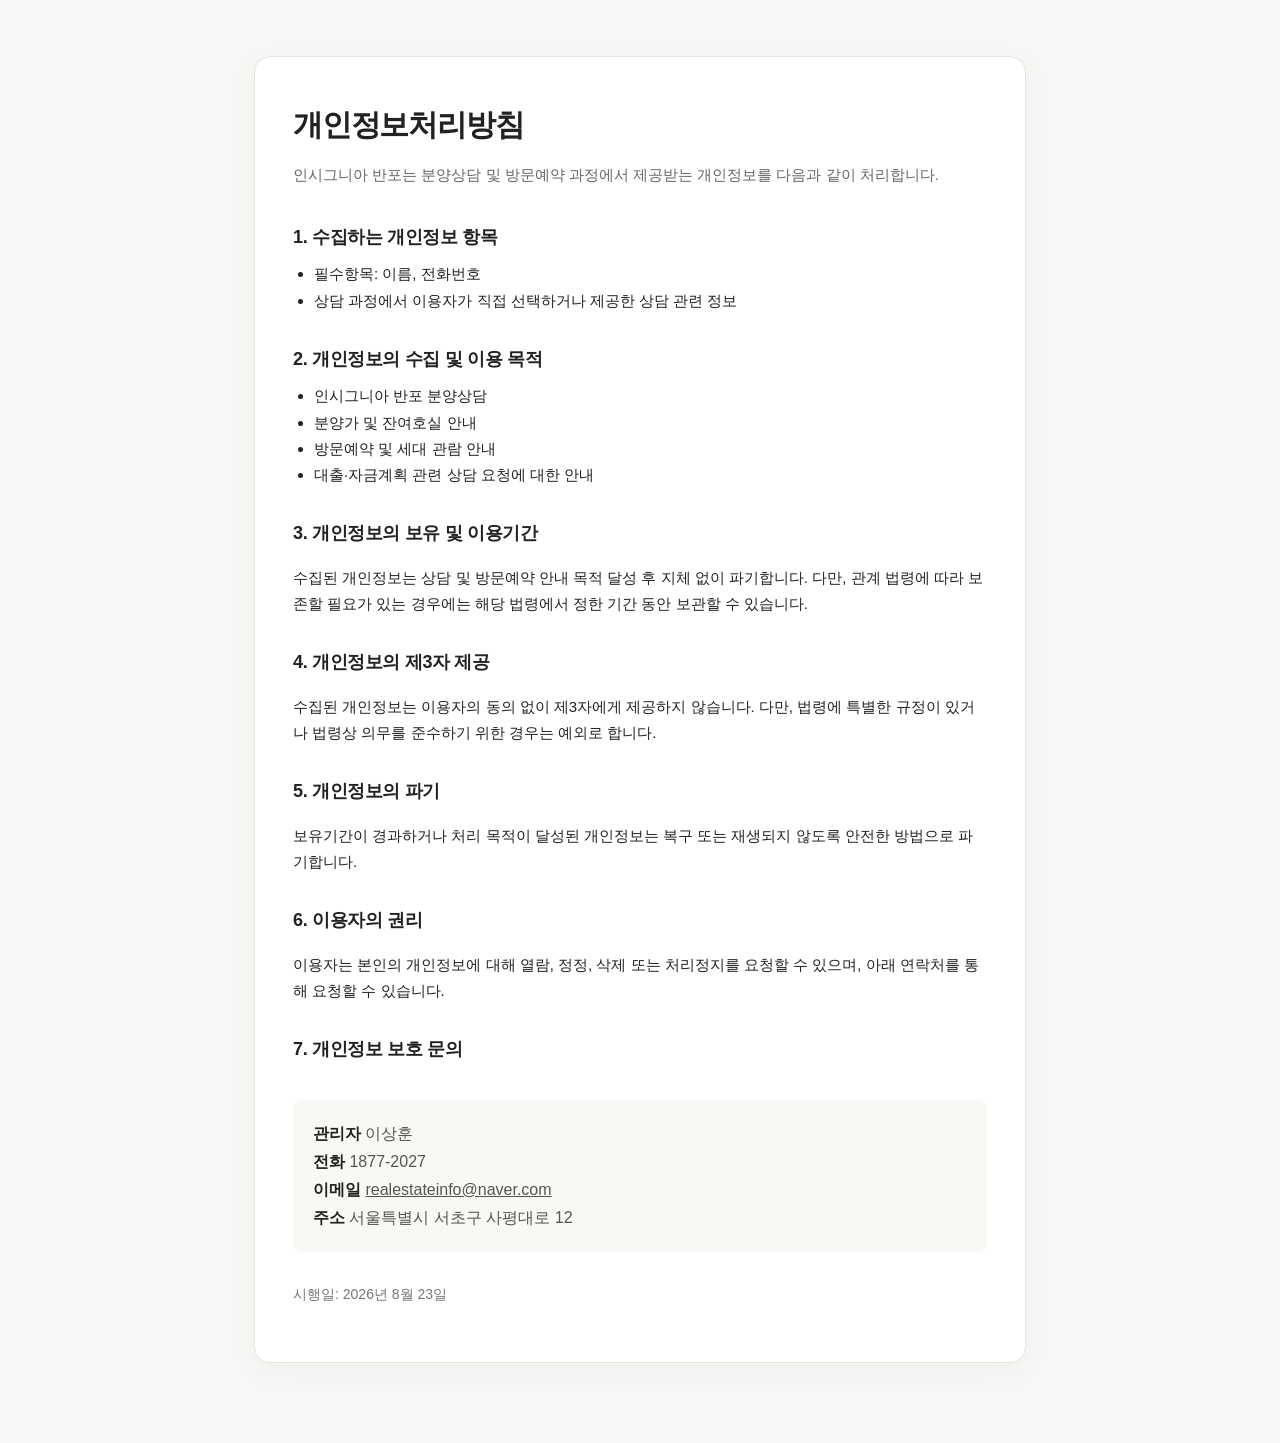
<file: privacy.html>
<!doctype html>
<html lang="ko">
<head>
  <meta charset="utf-8" />
  <meta name="viewport" content="width=device-width, initial-scale=1" />
  <meta name="robots" content="index,follow" />
  <title>개인정보처리방침 | 인시그니아 반포</title>
  <meta name="description" content="인시그니아 반포 분양상담 및 방문예약을 위한 개인정보처리방침입니다." />
  <style>
    *{box-sizing:border-box} body{margin:0;background:#f7f7f5;color:#222;font-family:-apple-system,BlinkMacSystemFont,"Noto Sans KR","Malgun Gothic",Arial,sans-serif;line-height:1.75}
    .wrap{max-width:820px;margin:0 auto;padding:56px 24px 80px}.card{background:#fff;border:1px solid #e8e5df;border-radius:16px;padding:42px 38px;box-shadow:0 8px 30px rgba(0,0,0,.035)}
    h1{margin:0 0 10px;font-size:30px;letter-spacing:-.04em} .lead{margin:0 0 34px;color:#666;font-size:15px} h2{margin:30px 0 8px;font-size:18px;letter-spacing:-.02em} p,li{font-size:15px} ul{padding-left:21px;margin:8px 0} .info{margin-top:34px;padding:20px;background:#faf8f4;border-radius:10px;color:#555}.info strong{color:#222}.date{margin-top:30px;color:#777;font-size:14px} a{color:inherit}
    @media(max-width:600px){.wrap{padding:28px 16px 50px}.card{padding:30px 22px}h1{font-size:25px}}
  </style>
</head>
<body>
<main class="wrap">
  <section class="card">
    <h1>개인정보처리방침</h1>
    <p class="lead">인시그니아 반포는 분양상담 및 방문예약 과정에서 제공받는 개인정보를 다음과 같이 처리합니다.</p>

    <h2>1. 수집하는 개인정보 항목</h2>
    <ul><li>필수항목: 이름, 전화번호</li><li>상담 과정에서 이용자가 직접 선택하거나 제공한 상담 관련 정보</li></ul>

    <h2>2. 개인정보의 수집 및 이용 목적</h2>
    <ul><li>인시그니아 반포 분양상담</li><li>분양가 및 잔여호실 안내</li><li>방문예약 및 세대 관람 안내</li><li>대출·자금계획 관련 상담 요청에 대한 안내</li></ul>

    <h2>3. 개인정보의 보유 및 이용기간</h2>
    <p>수집된 개인정보는 상담 및 방문예약 안내 목적 달성 후 지체 없이 파기합니다. 다만, 관계 법령에 따라 보존할 필요가 있는 경우에는 해당 법령에서 정한 기간 동안 보관할 수 있습니다.</p>

    <h2>4. 개인정보의 제3자 제공</h2>
    <p>수집된 개인정보는 이용자의 동의 없이 제3자에게 제공하지 않습니다. 다만, 법령에 특별한 규정이 있거나 법령상 의무를 준수하기 위한 경우는 예외로 합니다.</p>

    <h2>5. 개인정보의 파기</h2>
    <p>보유기간이 경과하거나 처리 목적이 달성된 개인정보는 복구 또는 재생되지 않도록 안전한 방법으로 파기합니다.</p>

    <h2>6. 이용자의 권리</h2>
    <p>이용자는 본인의 개인정보에 대해 열람, 정정, 삭제 또는 처리정지를 요청할 수 있으며, 아래 연락처를 통해 요청할 수 있습니다.</p>

    <h2>7. 개인정보 보호 문의</h2>
    <div class="info">
      <strong>관리자</strong> 이상훈<br>
      <strong>전화</strong> 1877-2027<br>
      <strong>이메일</strong> <a href="mailto:realestateinfo@naver.com">realestateinfo@naver.com</a><br>
      <strong>주소</strong> 서울특별시 서초구 사평대로 12
    </div>

    <p class="date">시행일: 2026년 8월 23일</p>
  </section>
</main>
</body>
</html>
</file>
